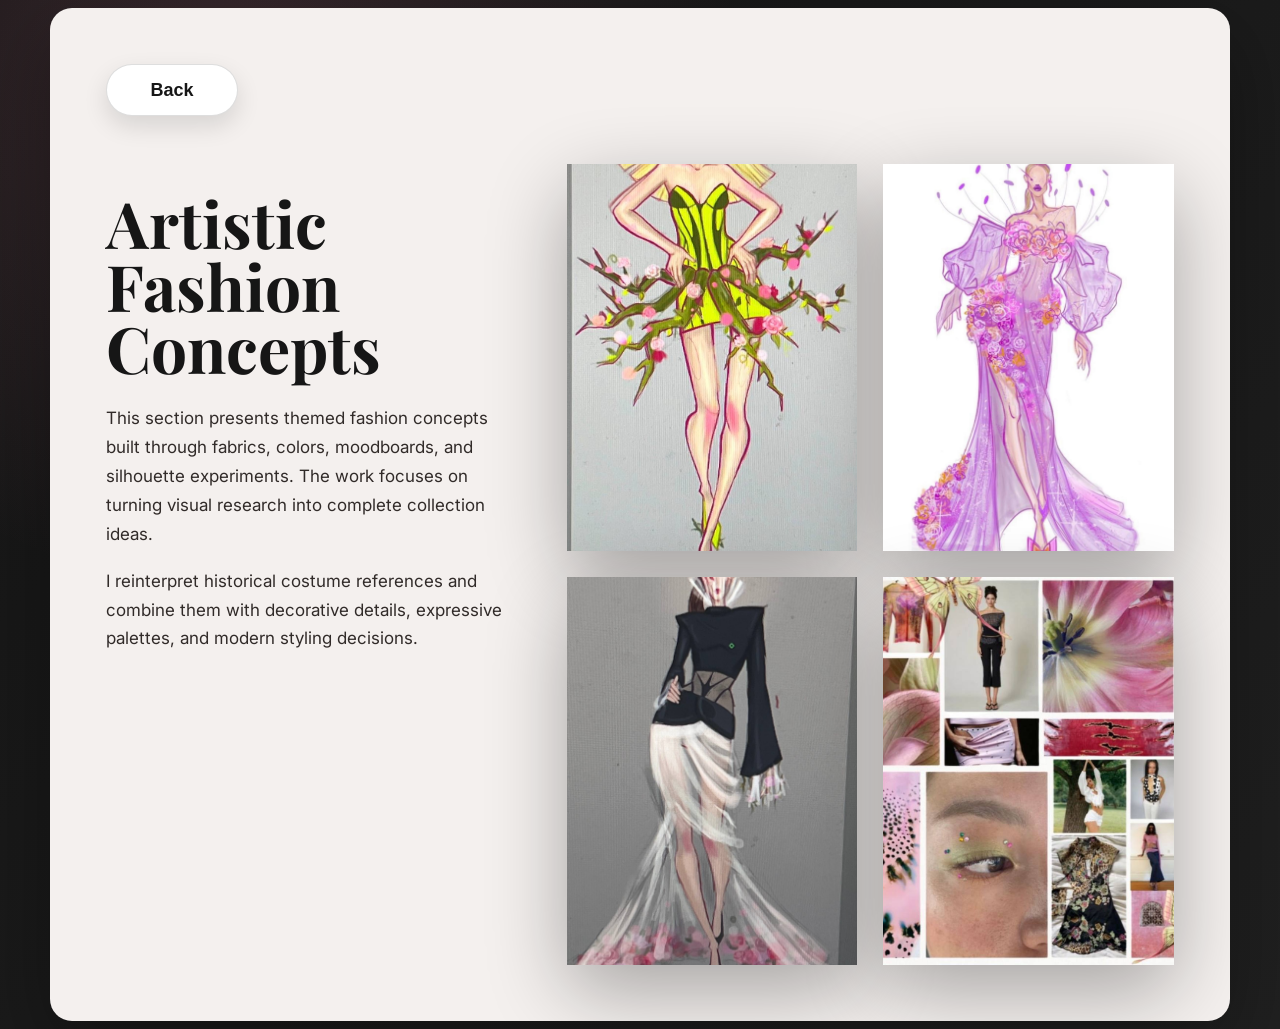
<file: fashion.html>
<!DOCTYPE html>
<html lang="ru">
<head>
    <meta charset="UTF-8">
    <meta name="viewport" content="width=device-width, initial-scale=1.0">
    <title>Artistic Fashion Concepts</title>
    <link rel="stylesheet" href="site-polish.css?v=20260528-2">
    <script src="site-images.js?v=20260528-2" defer></script>
</head>
<body class="page-fashion">
    <main class="container">
        <button class="back-button" onclick="history.back()">Back</button>

        <section class="work-detail">
            <div class="work-copy">
                <h1>Artistic Fashion Concepts</h1>
                <p>
                    This section presents themed fashion concepts built through fabrics, colors, moodboards, and silhouette experiments. The work focuses on turning visual research into complete collection ideas.
                </p>
                <p>
                    I reinterpret historical costume references and combine them with decorative details, expressive palettes, and modern styling decisions.
                </p>
            </div>

            <div class="gallery fashion-gallery">
                <div class="gallery-item">
                    <img src="https://images.unsplash.com/photo-1558769132-cb1aea458c5e?w=600" data-local-src="image/fashion-1.jpg" alt="Fashion Concept 1">
                </div>
                <div class="gallery-item">
                    <img src="https://images.unsplash.com/photo-1515886657613-9f3515b0c78f?w=600" data-local-src="image/fashion-2.jpg" alt="Fashion Concept 2">
                </div>
                <div class="gallery-item">
                    <img src="https://images.unsplash.com/photo-1485968579580-b6d095142e6e?w=600" data-local-src="image/fashion-3.jpg" alt="Fashion Concept 3">
                </div>
                <div class="gallery-item">
                    <img src="https://images.unsplash.com/photo-1529139574466-a303027c1d8b?w=600" data-local-src="image/fashion-4.jpg" alt="Fashion Concept 4">
                </div>
            </div>
        </section>
    </main>
</body>
</html>
</file>
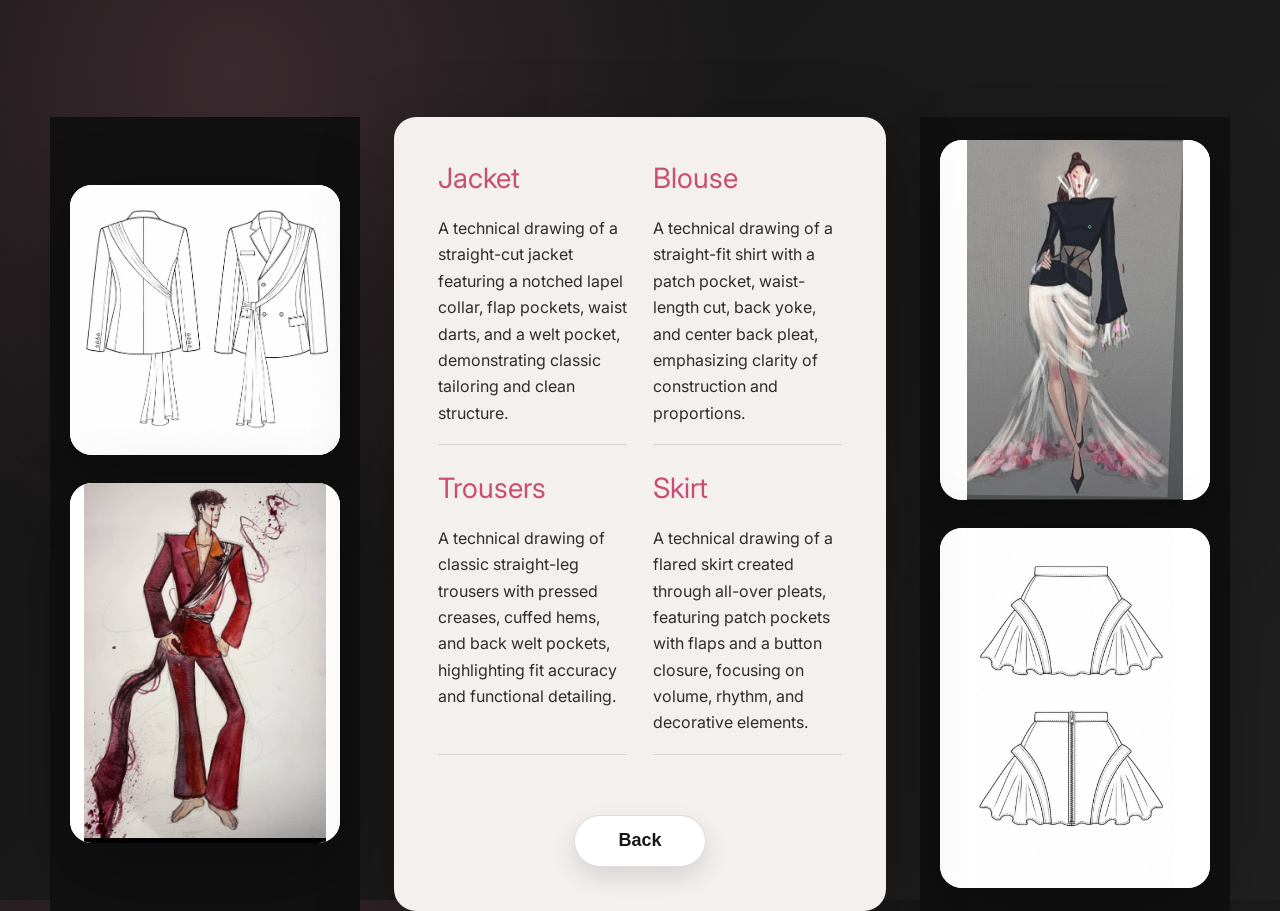
<file: five.html>
<!DOCTYPE html>
<html lang="ru">
<head>
    <meta charset="UTF-8">
    <meta name="viewport" content="width=device-width, initial-scale=1.0">
    <title>Technical Drawings</title>
    <style>
        /* Общие настройки */
        * {
            margin: 0;
            padding: 0;
            box-sizing: border-box;
        }

        body {
            font-family: 'Helvetica Neue', Helvetica, Arial, sans-serif;
            background-color: #111; /* Темный фон страницы */
            color: #fff;
            display: flex;
            justify-content: center;
            align-items: center;
            min-height: 100vh;
            padding: 20px;
        }

        /* Главный контейнер */
        .main-container {
            display: grid;
            grid-template-columns: 1fr 1.2fr 1fr; /* Три колонки: лево, центр (шире), право */
            gap: 20px;
            max-width: 1400px;
            width: 100%;
            height: 90vh; /* Высота на весь экран */
        }

        /* Боковые колонки (черные) */
        .side-column {
            background-color: #111;
            display: flex;
            flex-direction: column;
            justify-content: center;
            gap: 40px; /* Отступ между картинками */
            padding: 20px;
        }

        /* Изображения */
        .drawing-box {
            background-color: #fff;
            width: 100%;
            aspect-ratio: 4/3; /* Пропорции картинок */
            display: flex;
            align-items: center;
            justify-content: center;
            border-radius: 4px;
            overflow: hidden;
            box-shadow: 0 4px 15px rgba(0,0,0,0.5);
        }

        .drawing-box img {
            width: 100%;
            height: 100%;
            object-fit: contain; /* Чтобы рисунок вписывался полностью */
        }

        /* Центральная колонка (с текстом и градиентом) */
        .center-column {
            /* Размытый градиентный фон */
            background: linear-gradient(135deg, rgba(40, 80, 60, 0.8), rgba(60, 40, 80, 0.8), rgba(80, 60, 60, 0.8));
            backdrop-filter: blur(20px); /* Эффект размытия фона */
            -webkit-backdrop-filter: blur(20px);
            border-radius: 10px;
            padding: 40px;
            display: flex;
            flex-direction: column;
            justify-content: space-between;
        }

        /* Сетка для текста внутри центральной колонки */
        .text-grid {
            display: grid;
            grid-template-columns: 1fr 1fr; /* Две колонки текста */
            gap: 30px;
            margin-bottom: 40px;
        }

        .text-item h3 {
            font-size: 28px;
            font-weight: 400;
            margin-bottom: 20px;
            color: #f0f0f0;
        }

        .text-item p {
            font-size: 16px;
            line-height: 1.6;
            color: #ddd;
            text-align: justify;
        }

        /* Кнопка Back */
        .back-btn-container {
            display: flex;
            justify-content: center;
            padding-top: 20px;
        }

        .back-btn {
            background-color: #e0e0e0;
            color: #000;
            border: none;
            padding: 15px 60px;
            font-size: 20px;
            border-radius: 50px;
            cursor: pointer;
            transition: transform 0.2s, background-color 0.2s;
            font-weight: 500;
        }

        .back-btn:hover {
            background-color: #fff;
            transform: scale(1.05);
        }

        /* Адаптивность для мобильных устройств */
        @media (max-width: 900px) {
            .main-container {
                grid-template-columns: 1fr; /* Одна колонка */
                height: auto;
            }

            .side-column {
                flex-direction: row; /* Картинки в ряд */
                flex-wrap: wrap;
                justify-content: center;
            }

            .drawing-box {
                width: 45%; /* Картинки поменьше */
                aspect-ratio: 1/1;
            }

            .text-grid {
                grid-template-columns: 1fr; /* Текст в одну колонку */
            }
            
            .center-column {
                order: -1; /* Центральная часть сверху на мобильном */
                margin-bottom: 20px;
            }
        }
    </style>
    <link rel="stylesheet" href="site-polish.css?v=20260528-2">
    <script src="site-images.js?v=20260528-2" defer></script>
</head>
<body class="page-technical">

    <div class="main-container">
        
        <!-- Левая колонка: Картинки -->
        <div class="side-column">
            <div class="drawing-box is-square">
                <!-- Замените src на реальное изображение пиджака -->
                <img src="https://via.placeholder.com/400x300/ffffff/000000?text=Jacket+Drawing" data-local-src="image/drawing-jacket.jpg" alt="Jacket Technical Drawing">
            </div>
            <div class="drawing-box is-portrait">
                <!-- Замените src на реальное изображение брюк -->
                <img src="https://via.placeholder.com/400x300/ffffff/000000?text=Trousers+Drawing" data-local-src="image/drawing-trousers.jpg" alt="Trousers Technical Drawing">
            </div>
        </div>

        <!-- Центральная колонка: Текст -->
        <div class="center-column">
            <div class="text-grid">
                <!-- Текст: Пиджак -->
                <div class="text-item">
                    <h3>Jacket</h3>
                    <p>A technical drawing of a straight-cut jacket featuring a notched lapel collar, flap pockets, waist darts, and a welt pocket, demonstrating classic tailoring and clean structure.</p>
                </div>

                <!-- Текст: Блузка -->
                <div class="text-item">
                    <h3>Blouse</h3>
                    <p>A technical drawing of a straight-fit shirt with a patch pocket, waist-length cut, back yoke, and center back pleat, emphasizing clarity of construction and proportions.</p>
                </div>

                <!-- Текст: Брюки -->
                <div class="text-item">
                    <h3>Trousers</h3>
                    <p>A technical drawing of classic straight-leg trousers with pressed creases, cuffed hems, and back welt pockets, highlighting fit accuracy and functional detailing.</p>
                </div>

                <!-- Текст: Юбка -->
                <div class="text-item">
                    <h3>Skirt</h3>
                    <p>A technical drawing of a flared skirt created through all-over pleats, featuring patch pockets with flaps and a button closure, focusing on volume, rhythm, and decorative elements.</p>
                </div>
            </div>

            <!-- Кнопка назад -->
            <div class="back-btn-container">
                <button class="back-btn" onclick="history.back()">Back</button>
            </div>
        </div>

        <!-- Правая колонка: Картинки -->
        <div class="side-column">
            <div class="drawing-box is-portrait">
                <!-- Замените src на реальное изображение блузки -->
                <img src="https://via.placeholder.com/400x300/ffffff/000000?text=Blouse+Drawing" data-local-src="image/drawing-blouse.jpg" alt="Blouse Technical Drawing">
            </div>
            <div class="drawing-box is-portrait">
                <!-- Замените src на реальное изображение юбки -->
                <img src="https://via.placeholder.com/400x300/ffffff/000000?text=Skirt+Drawing" data-local-src="image/drawing-skirt.jpg" alt="Skirt Technical Drawing">
            </div>
        </div>

    </div>

</body>
</html>
</file>
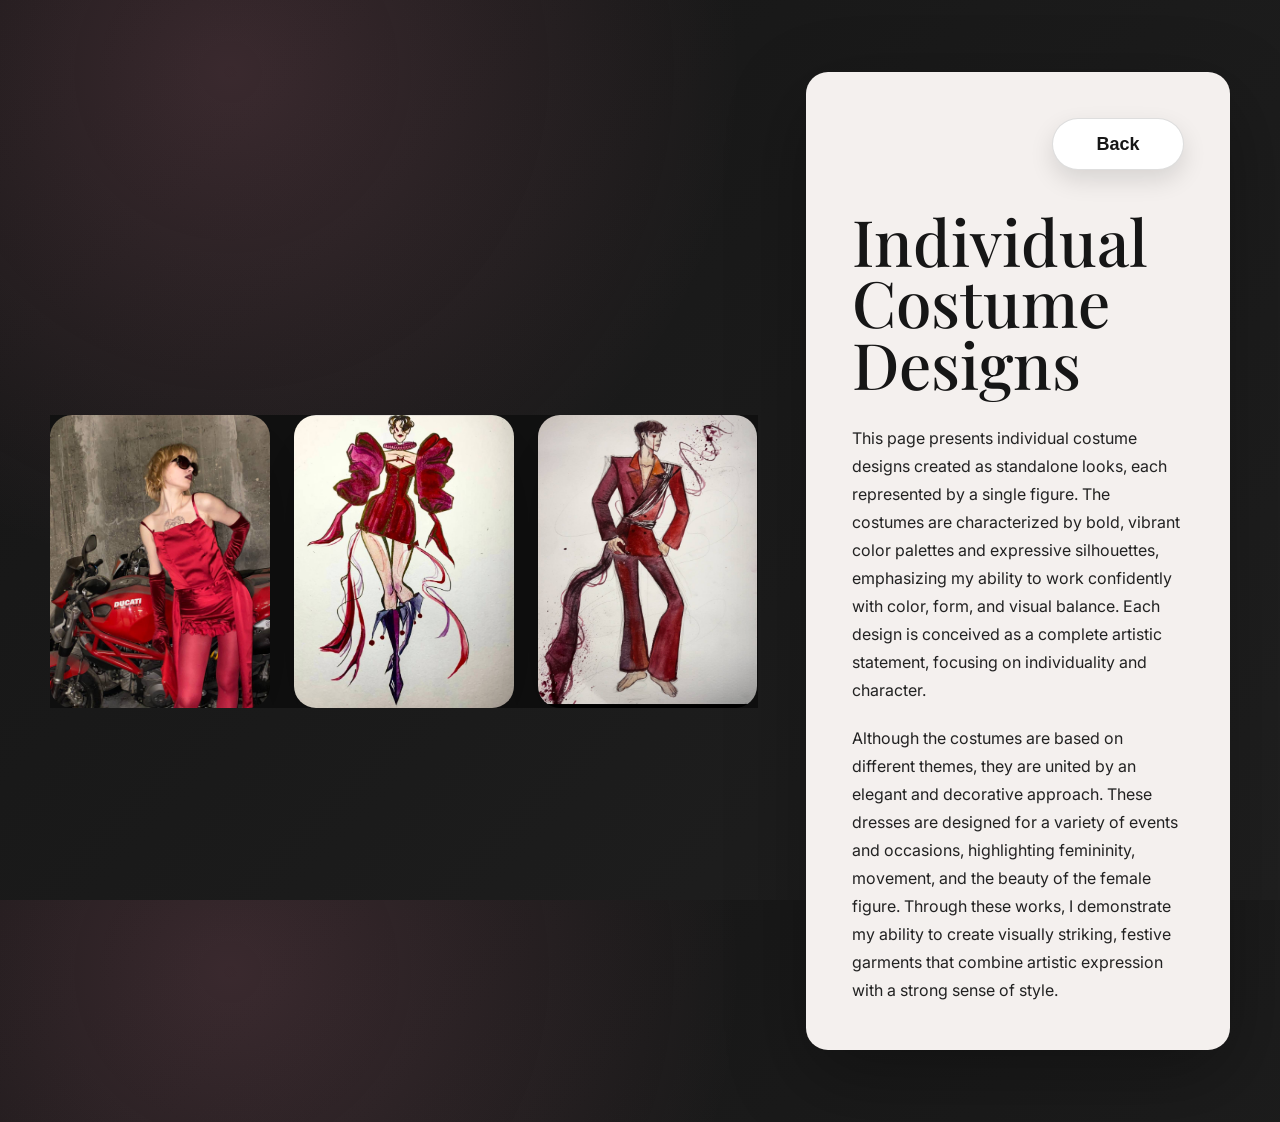
<file: tri.html>
<!DOCTYPE html>
<html lang="en">
<head>
    <meta charset="UTF-8">
    <meta name="viewport" content="width=device-width, initial-scale=1.0">
    <title>Individual Costume Designs</title>
    <style>
        * {
            margin: 0;
            padding: 0;
            box-sizing: border-box;
        }

        body {
            font-family: 'Helvetica Neue', Helvetica, Arial, sans-serif;
            background-color: #1a1a1a;
            color: #1a1a1a;
            height: 100vh;
            overflow: hidden; /* Prevent scrolling on desktop for full screen effect */
        }

        .container {
            display: flex;
            height: 100vh;
            width: 100%;
        }

        /* --- Left Side: Gallery --- */
        .gallery-section {
            flex: 1.5; /* Takes up about 60% of width */
            background-color: #121212;
            padding: 40px;
            display: flex;
            flex-direction: column;
            justify-content: center;
            align-items: center;
            overflow-y: auto; /* Allow scrolling if images are too tall */
        }

        .images-wrapper {
            display: grid;
            grid-template-columns: 1fr 1fr;
            gap: 40px;
            width: 100%;
            max-width: 900px;
        }

        .artwork {
            width: 100%;
            height: auto;
            border-radius: 4px;
            box-shadow: 0 10px 30px rgba(0,0,0,0.5);
            transition: transform 0.3s ease;
            background-color: #fff; /* Fallback for transparent PNGs */
        }

        .artwork:hover {
            transform: scale(1.02);
        }

        /* The bottom image needs to span both columns and be centered */
        .artwork.bottom {
            grid-column: 1 / -1;
            justify-self: center;
            width: 50%; /* Make it slightly smaller than the top ones relative to grid */
            max-width: 350px;
        }

        /* --- Right Side: Info Panel --- */
        .info-section {
            flex: 1; /* Takes up about 40% of width */
            /* Creating the blurred background effect seen in the image */
            background: rgba(200, 200, 200, 0.4); 
            backdrop-filter: blur(15px);
            -webkit-backdrop-filter: blur(15px);
            padding: 60px;
            display: flex;
            flex-direction: column;
            position: relative;
            overflow-y: auto;
        }

        /* Back Button */
        .back-btn {
            align-self: flex-end;
            background-color: #e0e0e0;
            border: none;
            padding: 12px 40px;
            border-radius: 50px;
            font-size: 18px;
            color: #000;
            cursor: pointer;
            margin-bottom: 40px;
            transition: background 0.3s;
            font-weight: 500;
        }

        .back-btn:hover {
            background-color: #ffffff;
        }

        /* Typography */
        h1 {
            font-size: 36px;
            font-weight: 500;
            margin-bottom: 30px;
            line-height: 1.2;
        }

        p {
            font-size: 16px;
            line-height: 1.6;
            color: #222;
            text-align: justify;
        }

        /* --- Responsive Design --- */
        @media (max-width: 900px) {
            .container {
                flex-direction: column;
                height: auto;
                overflow-y: auto;
            }

            body {
                overflow: auto;
            }

            .gallery-section {
                padding: 20px;
                min-height: 50vh;
            }

            .images-wrapper {
                grid-template-columns: 1fr; /* Stack images on mobile */
                gap: 20px;
            }

            .artwork.bottom {
                grid-column: auto;
                width: 80%;
                max-width: 400px;
            }

            .info-section {
                padding: 40px 20px;
                min-height: 50vh;
            }
            
            .back-btn {
                align-self: flex-start; /* Move back button to left on mobile */
                margin-bottom: 20px;
            }
        }
    </style>
    <link rel="stylesheet" href="site-polish.css?v=20260528-2">
    <script src="site-images.js?v=20260528-2" defer></script>
</head>
<body class="page-costumes">

    <div class="container">
        <!-- Left Side: Images -->
        <section class="gallery-section">
            <div class="images-wrapper">
                <!-- Top Left Image -->
                <img src="https://i.pinimg.com/736x/8f/3e/3b/8f3e3b6a5a5a5a5a5a5a5a5a5a5a5a5a.jpg"
                     data-local-src="image/costume-1.jpg"
                     data-fallback="https://via.placeholder.com/300x500/ffcccc/000000?text=Red+Design"
                     onerror="this.src='https://via.placeholder.com/300x500/ffcccc/000000?text=Red+Design'" 
                     alt="Red Costume Design" class="artwork">
                
                <!-- Top Right Image -->
                <img src="https://i.pinimg.com/736x/2a/2a/2a/2a2a2a2a2a2a2a2a2a2a2a2a2a2a2a2a.jpg"
                     data-local-src="image/costume-2.jpg"
                     data-fallback="https://via.placeholder.com/300x500/ccddff/000000?text=Blue+Design"
                     onerror="this.src='https://via.placeholder.com/300x500/ccddff/000000?text=Blue+Design'" 
                     alt="Blue Costume Design" class="artwork">
                
                <!-- Bottom Center Image -->
                <img src="https://i.pinimg.com/736x/3b/3b/3b/3b3b3b3b3b3b3b3b3b3b3b3b3b3b3b3b.jpg"
                     data-local-src="image/costume-3.jpg"
                     data-fallback="https://via.placeholder.com/300x500/ffeecc/000000?text=White+Design"
                     onerror="this.src='https://via.placeholder.com/300x500/ffeecc/000000?text=White+Design'" 
                     alt="White Costume Design" class="artwork bottom">
            </div>
        </section>

        <!-- Right Side: Text Info -->
        <section class="info-section">
            <button class="back-btn" onclick="history.back()">Back</button>
            
            <h1>Individual Costume Designs</h1>
            
            <p>
                This page presents individual costume designs created as standalone looks, each represented by a single figure. The costumes are characterized by bold, vibrant color palettes and expressive silhouettes, emphasizing my ability to work confidently with color, form, and visual balance. Each design is conceived as a complete artistic statement, focusing on individuality and character.
            </p>
            <br>
            <p>
                Although the costumes are based on different themes, they are united by an elegant and decorative approach. These dresses are designed for a variety of events and occasions, highlighting femininity, movement, and the beauty of the female figure. Through these works, I demonstrate my ability to create visually striking, festive garments that combine artistic expression with a strong sense of style.
            </p>
        </section>
    </div>

</body>
</html>
</file>
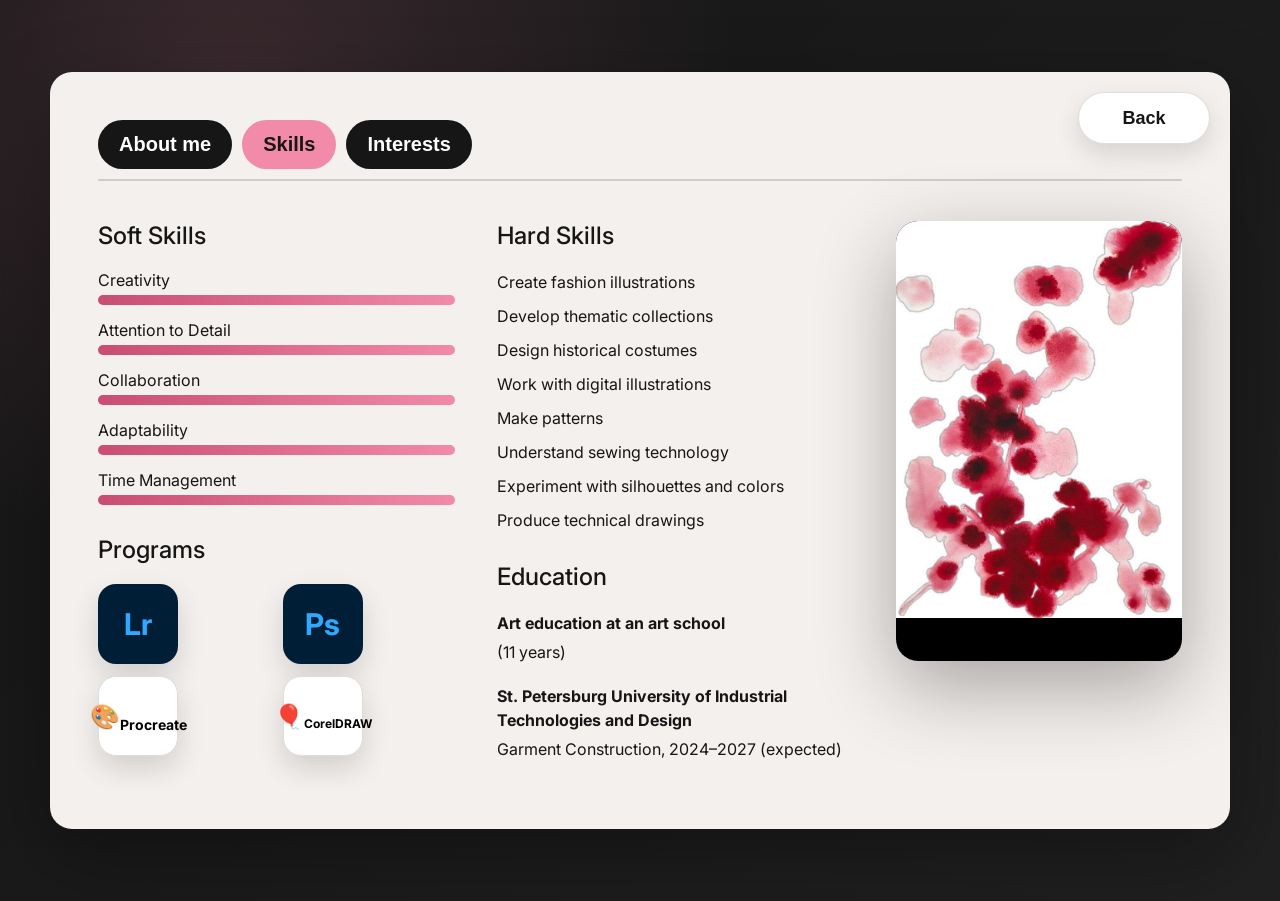
<file: pages/chet.html>
<!DOCTYPE html>
<html lang="ru">
<head>
    <meta charset="UTF-8">
    <meta name="viewport" content="width=device-width, initial-scale=1.0">
    <title>Skills - Portfolio</title>
    <style>
        /* Общие настройки */
        body {
            margin: 0;
            padding: 0;
            font-family: 'Helvetica Neue', Helvetica, Arial, sans-serif;
            background-color: #1a1a1a; /* Темный фон страницы */
            color: #1a1a1a;
            display: flex;
            justify-content: center;
            align-items: center;
            min-height: 100vh;
        }

        /* Контейнер карточки */
        .card {
            background-color: #d8d8d8; /* Светло-серый фон карточки */
            width: 90%;
            max-width: 1200px;
            border-radius: 20px;
            padding: 40px;
            position: relative;
            box-shadow: 0 10px 30px rgba(0,0,0,0.5);
        }

        /* Кнопка Back */
        .back-btn {
            position: absolute;
            top: 20px;
            right: 20px;
            background-color: #e0e0e0;
            border: none;
            padding: 10px 40px;
            border-radius: 30px;
            font-size: 18px;
            cursor: pointer;
            transition: background 0.3s;
        }

        .back-btn:hover {
            background-color: #ffffff;
        }

        /* Вкладки (Tabs) */
        .tabs {
            display: flex;
            gap: 5px;
            margin-bottom: 40px;
            border-bottom: 2px solid #ccc;
            padding-bottom: 10px;
        }

        .tab {
            padding: 10px 20px;
            font-size: 20px;
            cursor: pointer;
            background: none;
            border: none;
            color: #1a1a1a;
        }

        .tab.active {
            background-color: #ff80bf; /* Розовый цвет активной вкладки */
            border-radius: 5px 5px 0 0;
            font-weight: 500;
        }

        /* Сетка контента */
        .content-grid {
            display: grid;
            grid-template-columns: 1fr 1fr 1fr;
            gap: 40px;
            align-items: start;
        }

        /* Заголовки секций */
        h2 {
            font-size: 24px;
            font-weight: 500;
            margin-bottom: 20px;
            margin-top: 30px;
        }
        
        h2:first-child {
            margin-top: 0;
        }

        /* Soft Skills (Прогресс бары) */
        .skill-item {
            margin-bottom: 15px;
        }

        .skill-name {
            display: block;
            margin-bottom: 5px;
            font-size: 16px;
        }

        .progress-bar {
            width: 100%;
            height: 10px;
            background-color: #b06060; /* Цвет полоски */
            border-radius: 5px;
        }

        /* Hard Skills (Список) */
        ul.hard-skills-list {
            list-style: none;
            padding: 0;
        }

        ul.hard-skills-list li {
            margin-bottom: 10px;
            font-size: 16px;
            line-height: 1.5;
        }

        /* Программы (Иконки) */
        .programs-grid {
            display: grid;
            grid-template-columns: 1fr 1fr;
            gap: 20px;
        }

        .program-icon {
            width: 80px;
            height: 80px;
            border-radius: 15px;
            display: flex;
            justify-content: center;
            align-items: center;
            font-size: 30px;
            font-weight: bold;
            color: white;
            box-shadow: 0 4px 10px rgba(0,0,0,0.1);
        }

        .lr { background-color: #001e36; color: #31a8ff; }
        .ps { background-color: #001e36; color: #31a8ff; }
        .procreate { background-color: white; color: black; border: 1px solid #ddd; font-size: 14px; text-align: center;}
        .corel { background-color: white; color: black; border: 1px solid #ddd; font-size: 12px; text-align: center;}

        /* Образование */
        .education-item {
            margin-bottom: 20px;
            font-size: 16px;
            line-height: 1.5;
        }

        .education-item strong {
            display: block;
            margin-bottom: 5px;
        }

        /* Изображение справа */
        .artwork-container {
            width: 100%;
            height: 600px;
            border-radius: 40px;
            overflow: hidden;
            background-color: #000;
        }

        .artwork-container img {
            width: 100%;
            height: 100%;
            object-fit: cover;
        }

        /* Адаптивность для мобильных */
        @media (max-width: 900px) {
            .content-grid {
                grid-template-columns: 1fr;
            }
            .artwork-container {
                height: 400px;
                order: -1; /* Картинка сверху на мобильном */
            }
            .card {
                padding: 20px;
            }
        }
    </style>
    <link rel="stylesheet" href="../assets/css/site-polish.css?v=20260528-2">
    <script src="../assets/js/site-images.js?v=20260528-2" defer></script>
    <script src="../assets/js/site-tabs.js?v=20260528-2" defer></script>
</head>
<body class="page-skills">

    <div class="card">
        <!-- Кнопка назад -->
        <button class="back-btn" onclick="history.back()">Back</button>

        <!-- Вкладки -->
        <div class="tabs">
            <button class="tab">About me</button>
            <button class="tab active">Skills</button>
            <button class="tab">Interests</button>
        </div>

        <!-- Основной контент -->
        <div class="content-grid">
            
            <!-- Левая колонка -->
            <div class="column-left">
                <h2>Soft Skills</h2>
                
                <div class="skill-item">
                    <span class="skill-name">Creativity</span>
                    <div class="progress-bar"></div>
                </div>
                <div class="skill-item">
                    <span class="skill-name">Attention to Detail</span>
                    <div class="progress-bar"></div>
                </div>
                <div class="skill-item">
                    <span class="skill-name">Collaboration</span>
                    <div class="progress-bar"></div>
                </div>
                <div class="skill-item">
                    <span class="skill-name">Adaptability</span>
                    <div class="progress-bar"></div>
                </div>
                <div class="skill-item">
                    <span class="skill-name">Time Management</span>
                    <div class="progress-bar"></div>
                </div>

                <h2>Programs</h2>
                <div class="programs-grid">
                    <div class="program-icon lr">Lr</div>
                    <div class="program-icon ps">Ps</div>
                    <div class="program-icon procreate">
                        <span style="font-size: 24px;">🎨</span><br>Procreate
                    </div>
                    <div class="program-icon corel">
                        <span style="font-size: 24px;">🎈</span><br>CorelDRAW
                    </div>
                </div>
            </div>

            <!-- Средняя колонка -->
            <div class="column-middle">
                <h2>Hard Skills</h2>
                <ul class="hard-skills-list">
                    <li>Create fashion illustrations</li>
                    <li>Develop thematic collections</li>
                    <li>Design historical costumes</li>
                    <li>Work with digital illustrations</li>
                    <li>Make patterns</li>
                    <li>Understand sewing technology</li>
                    <li>Experiment with silhouettes and colors</li>
                    <li>Produce technical drawings</li>
                </ul>

                <h2>Education</h2>
                <div class="education-item">
                    <strong>Art education at an art school</strong>
                    (11 years)
                </div>
                <div class="education-item">
                    <strong>St. Petersburg University of Industrial Technologies and Design</strong>
                    Garment Construction, 2024–2027 (expected)
                </div>
            </div>

            <!-- Правая колонка (Картинка) -->
            <div class="column-right">
                <div class="artwork-container">
                    <!-- Вставил ссылку на похожее абстрактное изображение -->
                    <img src="https://images.unsplash.com/photo-1541701494587-cb58502866ab?ixlib=rb-4.0.3&auto=format&fit=crop&w=800&q=80" data-local-src="../assets/images/skills-art.jpg" alt="Abstract Art">
                </div>
            </div>

        </div>
    </div>

</body>
</html>
</file>
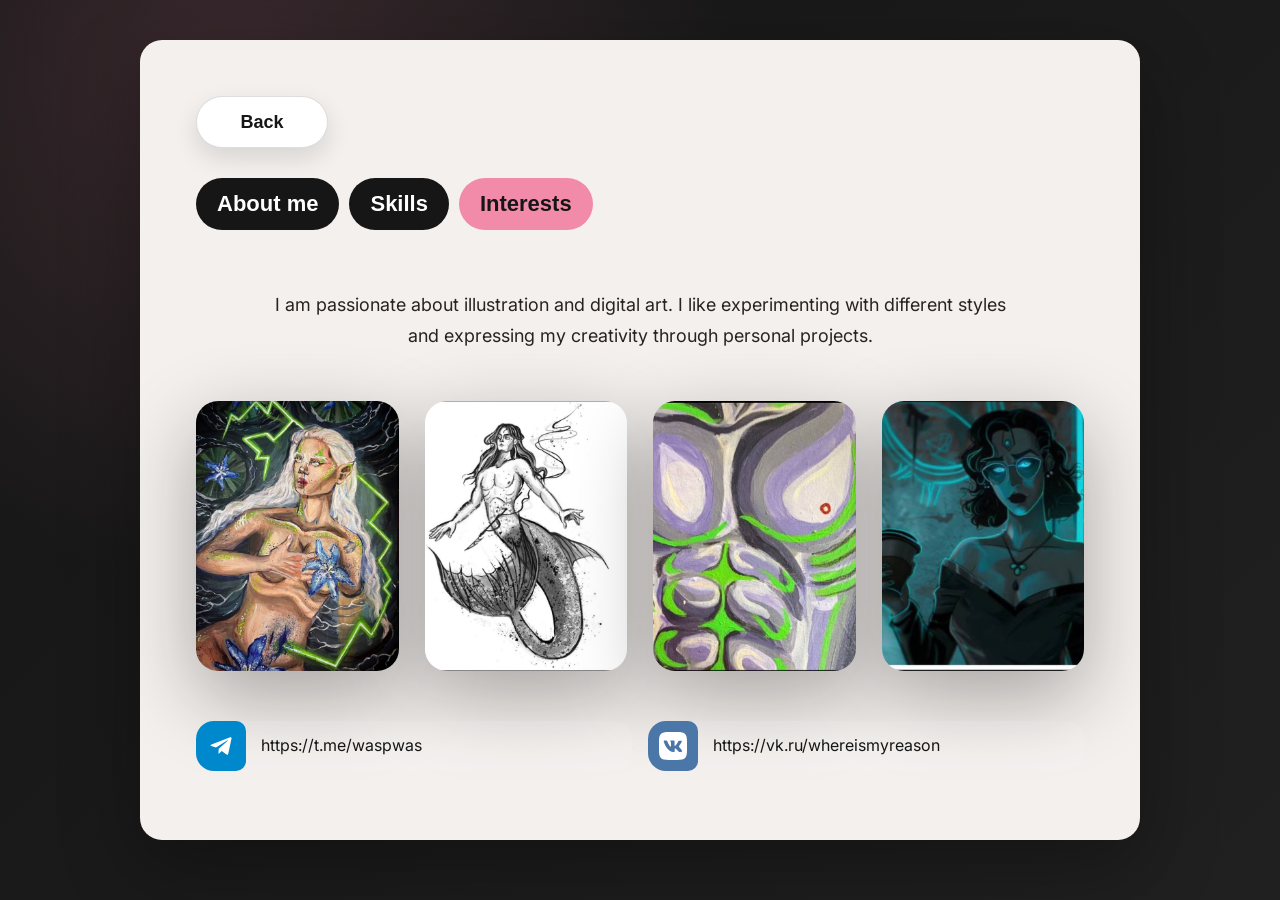
<file: pages/dva.html>
<!DOCTYPE html>
<html lang="ru">
<head>
    <meta charset="UTF-8">
    <meta name="viewport" content="width=device-width, initial-scale=1.0">
    <title>Interests - Portfolio</title>
    <style>
        * {
            margin: 0;
            padding: 0;
            box-sizing: border-box;
        }

        body {
            font-family: -apple-system, BlinkMacSystemFont, 'Segoe UI', Roboto, Oxygen, Ubuntu, Cantarell, sans-serif;
            background: #1a1a1a;
            color: #1a1a1a;
            line-height: 1.6;
            padding: 40px 20px;
        }

        .container {
            max-width: 1000px;
            margin: 0 auto;
            background: #d8d8d8;
            border-radius: 20px;
            padding: 40px;
            min-height: 800px;
        }

        /* Back Button */
        .back-button {
            display: inline-block;
            background: #e0e0e0;
            color: #1a1a1a;
            padding: 12px 40px;
            border-radius: 30px;
            text-decoration: none;
            font-size: 20px;
            font-weight: 500;
            margin-bottom: 30px;
            transition: all 0.3s;
            cursor: pointer;
            border: none;
        }

        .back-button:hover {
            background: #c8c8c8;
            transform: translateY(-2px);
        }

        /* Tabs */
        .tabs {
            display: flex;
            gap: 5px;
            margin-bottom: 40px;
            clear: both;
        }

        .tab {
            padding: 12px 30px;
            background: #1a1a1a;
            color: #1a1a1a;
            border: none;
            cursor: pointer;
            font-size: 22px;
            font-weight: 400;
            transition: all 0.3s;
            border-radius: 5px 5px 0 0;
        }

        .tab.inactive {
            background: #1a1a1a;
            color: #1a1a1a;
        }

        .tab.active {
            background: #ff66b2;
            color: #1a1a1a;
            font-weight: 500;
        }

        /* Content */
        .content {
            padding: 20px 0;
        }

        .description {
            font-size: 18px;
            line-height: 1.6;
            margin-bottom: 50px;
            max-width: 600px;
            text-align: right;
        }

        /* Gallery */
        .gallery {
            display: grid;
            grid-template-columns: repeat(4, 1fr);
            gap: 30px;
            margin-bottom: 50px;
        }

        .gallery-item {
            border-radius: 25px;
            overflow: hidden;
            aspect-ratio: 3/4;
            box-shadow: 0 10px 30px rgba(0,0,0,0.2);
            transition: transform 0.3s;
            cursor: pointer;
        }

        .gallery-item:hover {
            transform: translateY(-10px);
        }

        .gallery-item img {
            width: 100%;
            height: 100%;
            object-fit: cover;
        }

        /* Social Links */
        .social-links {
            display: flex;
            flex-direction: column;
            gap: 20px;
            justify-content: flex-end;
            align-items: flex-end;
        }

        .social-item {
            display: flex;
            align-items: center;
            gap: 15px;
            text-decoration: none;
            color: #1a1a1a;
            font-size: 16px;
            transition: opacity 0.3s;
        }

        .social-item:hover {
            opacity: 0.7;
        }

        .social-icon {
            width: 50px;
            height: 50px;
            border-radius: 10px;
            display: flex;
            align-items: center;
            justify-content: center;
            font-size: 28px;
        }

        .telegram {
            background: #0088cc;
        }

        .vk {
            background: #4a76a8;
        }

        .social-url {
            font-size: 16px;
            color: #1a1a1a;
        }

        /* Responsive */
        @media (max-width: 900px) {
            .gallery {
                grid-template-columns: repeat(2, 1fr);
            }

            .description {
                text-align: left;
            }

            .social-links {
                align-items: flex-start;
            }
        }

        @media (max-width: 600px) {
            .container {
                padding: 30px 20px;
            }

            .tabs {
                flex-direction: column;
                gap: 2px;
            }

            .tab {
                border-radius: 5px;
                text-align: left;
            }

            .gallery {
                grid-template-columns: 1fr;
                gap: 20px;
            }

            .back-button {
                width: 100%;
                text-align: center;
                margin-bottom: 20px;
            }
        }
    </style>
    <link rel="stylesheet" href="../assets/css/site-polish.css?v=20260528-2">
    <script src="../assets/js/site-images.js?v=20260528-2" defer></script>
    <script src="../assets/js/site-tabs.js?v=20260528-2" defer></script>
</head>
<body class="page-interests">
    <div class="container">
        <!-- Back Button -->
        <button class="back-button" onclick="history.back()">Back</button>

        <!-- Tabs -->
        <div class="tabs">
            <button class="tab inactive">About me</button>
            <button class="tab inactive">Skills</button>
            <button class="tab active">Interests</button>
        </div>

        <!-- Content -->
        <div class="content">
            <p class="description">
                I am passionate about illustration and digital art. I like experimenting with different styles and expressing my creativity through personal projects.
            </p>

            <!-- Gallery -->
            <div class="gallery">
                <div class="gallery-item">
                    <img src="https://images.unsplash.com/photo-1578632767115-351597cf2477?w=400" data-local-src="../assets/images/interest-1.jpg" alt="Character Illustration 1">
                </div>
                <div class="gallery-item">
                    <img src="https://images.unsplash.com/photo-1635322966219-b75ed372eb01?w=400" data-local-src="../assets/images/interest-2.jpg" alt="Character Illustration 2">
                </div>
                <div class="gallery-item">
                    <img src="https://images.unsplash.com/photo-1618331835717-78f1624b67b8?w=400" data-local-src="../assets/images/interest-3.jpg" alt="Character Illustration 3">
                </div>
                <div class="gallery-item">
                    <img src="https://images.unsplash.com/photo-1620641788421-7a1c0f04b1a1?w=400" data-local-src="../assets/images/interest-4.jpg" alt="Character Illustration 4">
                </div>
            </div>

            <!-- Social Links -->
            <div class="social-links">
                <a href="https://t.me/waspwas" class="social-item" target="_blank">
                    <div class="social-icon telegram">
                        <svg width="28" height="28" viewBox="0 0 24 24" fill="white">
                            <path d="M9.78 18.65l.28-4.23 7.68-6.92c.34-.31-.07-.46-.52-.19L7.74 13.3 3.64 12c-.88-.25-.89-.86.2-1.3l15.97-6.16c.73-.33 1.43.18 1.15 1.3l-2.72 12.81c-.19.91-.74 1.13-1.5.71L12.6 16.3l-1.99 1.93c-.23.23-.42.42-.83.42z"/>
                        </svg>
                    </div>
                    <span class="social-url">https://t.me/waspwas</span>
                </a>

                <a href="https://vk.ru/whereismyreason" class="social-item" target="_blank">
                    <div class="social-icon vk">
                        <svg width="28" height="28" viewBox="0 0 24 24" fill="white">
                            <path d="M15.684 0H8.316C1.592 0 0 1.592 0 8.316v7.368C0 22.408 1.592 24 8.316 24h7.368C22.408 24 24 22.408 24 15.684V8.316C24 1.592 22.408 0 15.684 0zm3.692 17.123h-1.744c-.66 0-.864-.525-2.05-1.719-1.033-1.033-1.49-1.17-1.72-1.17-.163 0-.395.047-.395.607v1.621c0 .434-.137.69-1.24.69-1.828 0-3.853-1.11-5.274-3.172C4.809 10.916 4 8.216 4 7.754c0-.258.103-.495.597-.495h1.744c.442 0 .61.2.776.66.854 2.478 2.29 4.65 2.882 4.65.22 0 .32-.103.32-.65V9.428c-.065-1.162-.68-1.255-.68-1.668 0-.2.172-.385.44-.385h2.74c.37 0 .504.195.504.633v3.42c0 .365.162.495.266.495.22 0 .4-.13.8-.528 1.24-1.38 2.12-3.49 2.12-3.49.11-.258.31-.495.75-.495h1.744c.524 0 .64.265.524.633-.218 1.014-2.34 4.02-2.34 4.02-.184.298-.258.434 0 .765.184.238.786.765 1.19 1.228.745.84 1.31 1.545 1.463 2.026.164.485-.09.73-.582.73z"/>
                        </svg>
                    </div>
                    <span class="social-url">https://vk.ru/whereismyreason</span>
                </a>
            </div>
        </div>
    </div>

    <script>
        // Tab switching functionality
        document.querySelectorAll('.tab').forEach(tab => {
            tab.addEventListener('click', function() {
                document.querySelectorAll('.tab').forEach(t => {
                    t.classList.remove('active');
                    t.classList.add('inactive');
                });
                this.classList.remove('inactive');
                this.classList.add('active');
                
                // Here you would typically load different content
                const tabName = this.textContent;
                console.log('Switched to tab:', tabName);
            });
        });

        // Gallery item click
        document.querySelectorAll('.gallery-item').forEach(item => {
            item.addEventListener('click', function() {
                // You can add lightbox or other functionality here
                console.log('Gallery item clicked');
            });
        });
    </script>
</body>
</html>
</file>
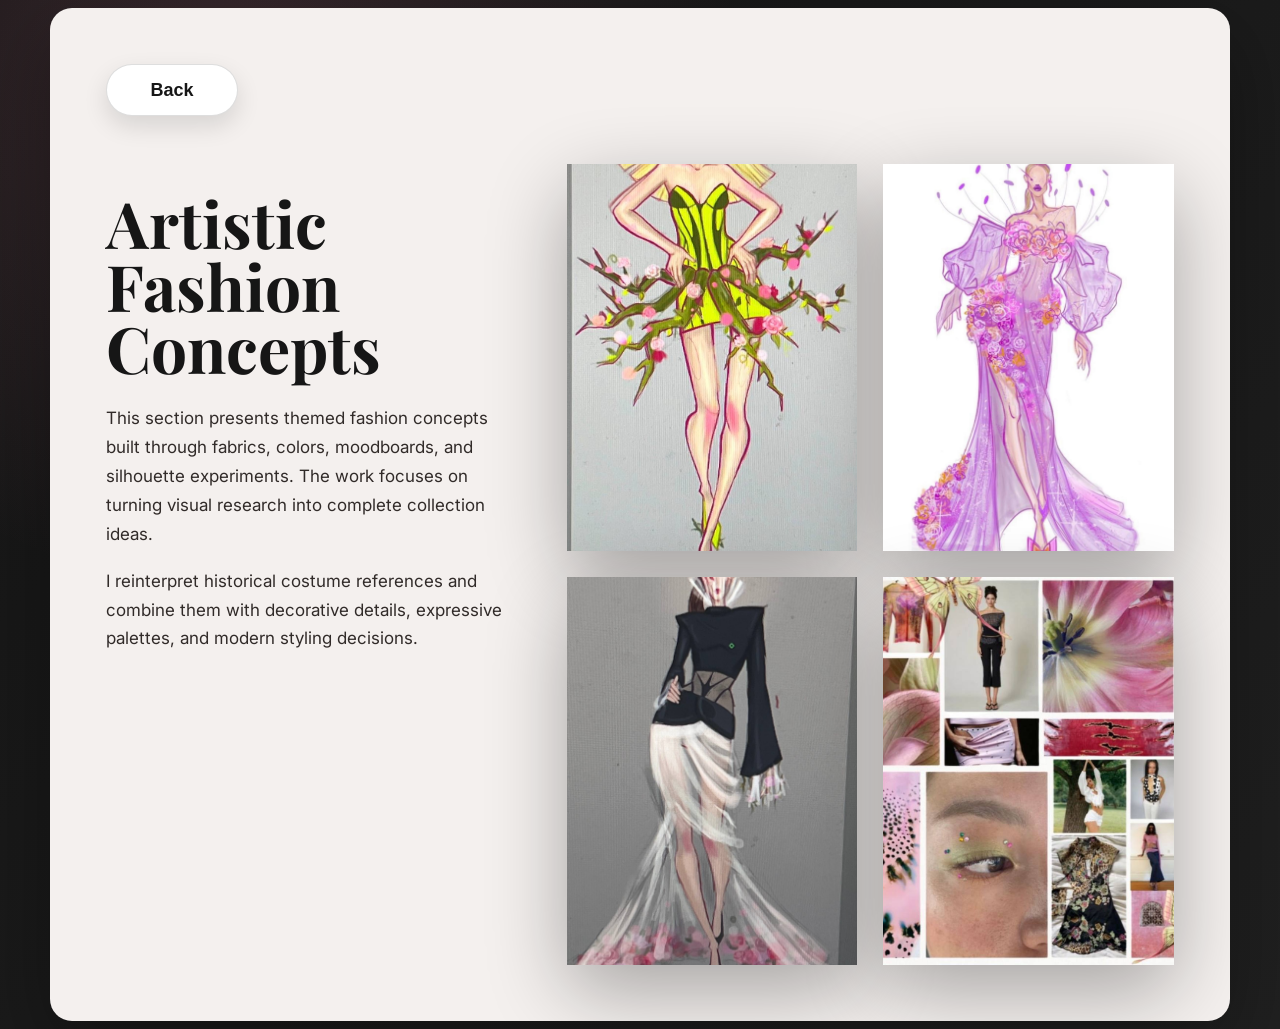
<file: pages/fashion.html>
<!DOCTYPE html>
<html lang="ru">
<head>
    <meta charset="UTF-8">
    <meta name="viewport" content="width=device-width, initial-scale=1.0">
    <title>Artistic Fashion Concepts</title>
    <link rel="stylesheet" href="../assets/css/site-polish.css?v=20260528-2">
    <script src="../assets/js/site-images.js?v=20260528-2" defer></script>
</head>
<body class="page-fashion">
    <main class="container">
        <button class="back-button" onclick="history.back()">Back</button>

        <section class="work-detail">
            <div class="work-copy">
                <h1>Artistic Fashion Concepts</h1>
                <p>
                    This section presents themed fashion concepts built through fabrics, colors, moodboards, and silhouette experiments. The work focuses on turning visual research into complete collection ideas.
                </p>
                <p>
                    I reinterpret historical costume references and combine them with decorative details, expressive palettes, and modern styling decisions.
                </p>
            </div>

            <div class="gallery fashion-gallery">
                <div class="gallery-item">
                    <img src="https://images.unsplash.com/photo-1558769132-cb1aea458c5e?w=600" data-local-src="../assets/images/fashion-1.jpg" alt="Fashion Concept 1">
                </div>
                <div class="gallery-item">
                    <img src="https://images.unsplash.com/photo-1515886657613-9f3515b0c78f?w=600" data-local-src="../assets/images/fashion-2.jpg" alt="Fashion Concept 2">
                </div>
                <div class="gallery-item">
                    <img src="https://images.unsplash.com/photo-1485968579580-b6d095142e6e?w=600" data-local-src="../assets/images/fashion-3.jpg" alt="Fashion Concept 3">
                </div>
                <div class="gallery-item">
                    <img src="https://images.unsplash.com/photo-1529139574466-a303027c1d8b?w=600" data-local-src="../assets/images/fashion-4.jpg" alt="Fashion Concept 4">
                </div>
            </div>
        </section>
    </main>
</body>
</html>
</file>
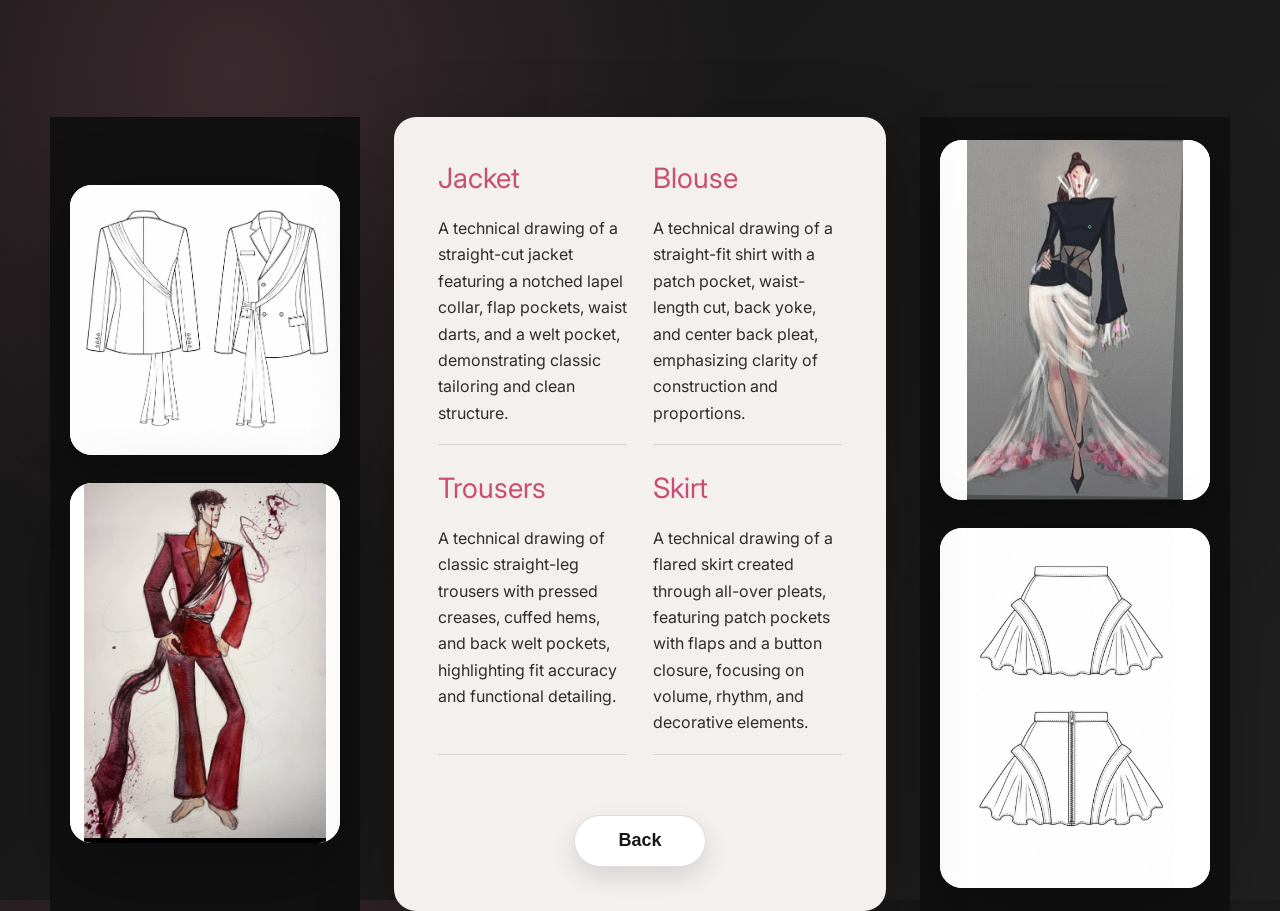
<file: pages/five.html>
<!DOCTYPE html>
<html lang="ru">
<head>
    <meta charset="UTF-8">
    <meta name="viewport" content="width=device-width, initial-scale=1.0">
    <title>Technical Drawings</title>
    <style>
        /* Общие настройки */
        * {
            margin: 0;
            padding: 0;
            box-sizing: border-box;
        }

        body {
            font-family: 'Helvetica Neue', Helvetica, Arial, sans-serif;
            background-color: #111; /* Темный фон страницы */
            color: #fff;
            display: flex;
            justify-content: center;
            align-items: center;
            min-height: 100vh;
            padding: 20px;
        }

        /* Главный контейнер */
        .main-container {
            display: grid;
            grid-template-columns: 1fr 1.2fr 1fr; /* Три колонки: лево, центр (шире), право */
            gap: 20px;
            max-width: 1400px;
            width: 100%;
            height: 90vh; /* Высота на весь экран */
        }

        /* Боковые колонки (черные) */
        .side-column {
            background-color: #111;
            display: flex;
            flex-direction: column;
            justify-content: center;
            gap: 40px; /* Отступ между картинками */
            padding: 20px;
        }

        /* Изображения */
        .drawing-box {
            background-color: #fff;
            width: 100%;
            aspect-ratio: 4/3; /* Пропорции картинок */
            display: flex;
            align-items: center;
            justify-content: center;
            border-radius: 4px;
            overflow: hidden;
            box-shadow: 0 4px 15px rgba(0,0,0,0.5);
        }

        .drawing-box img {
            width: 100%;
            height: 100%;
            object-fit: contain; /* Чтобы рисунок вписывался полностью */
        }

        /* Центральная колонка (с текстом и градиентом) */
        .center-column {
            /* Размытый градиентный фон */
            background: linear-gradient(135deg, rgba(40, 80, 60, 0.8), rgba(60, 40, 80, 0.8), rgba(80, 60, 60, 0.8));
            backdrop-filter: blur(20px); /* Эффект размытия фона */
            -webkit-backdrop-filter: blur(20px);
            border-radius: 10px;
            padding: 40px;
            display: flex;
            flex-direction: column;
            justify-content: space-between;
        }

        /* Сетка для текста внутри центральной колонки */
        .text-grid {
            display: grid;
            grid-template-columns: 1fr 1fr; /* Две колонки текста */
            gap: 30px;
            margin-bottom: 40px;
        }

        .text-item h3 {
            font-size: 28px;
            font-weight: 400;
            margin-bottom: 20px;
            color: #f0f0f0;
        }

        .text-item p {
            font-size: 16px;
            line-height: 1.6;
            color: #ddd;
            text-align: justify;
        }

        /* Кнопка Back */
        .back-btn-container {
            display: flex;
            justify-content: center;
            padding-top: 20px;
        }

        .back-btn {
            background-color: #e0e0e0;
            color: #000;
            border: none;
            padding: 15px 60px;
            font-size: 20px;
            border-radius: 50px;
            cursor: pointer;
            transition: transform 0.2s, background-color 0.2s;
            font-weight: 500;
        }

        .back-btn:hover {
            background-color: #fff;
            transform: scale(1.05);
        }

        /* Адаптивность для мобильных устройств */
        @media (max-width: 900px) {
            .main-container {
                grid-template-columns: 1fr; /* Одна колонка */
                height: auto;
            }

            .side-column {
                flex-direction: row; /* Картинки в ряд */
                flex-wrap: wrap;
                justify-content: center;
            }

            .drawing-box {
                width: 45%; /* Картинки поменьше */
                aspect-ratio: 1/1;
            }

            .text-grid {
                grid-template-columns: 1fr; /* Текст в одну колонку */
            }
            
            .center-column {
                order: -1; /* Центральная часть сверху на мобильном */
                margin-bottom: 20px;
            }
        }
    </style>
    <link rel="stylesheet" href="../assets/css/site-polish.css?v=20260528-2">
    <script src="../assets/js/site-images.js?v=20260528-2" defer></script>
</head>
<body class="page-technical">

    <div class="main-container">
        
        <!-- Левая колонка: Картинки -->
        <div class="side-column">
            <div class="drawing-box is-square">
                <!-- Замените src на реальное изображение пиджака -->
                <img src="https://via.placeholder.com/400x300/ffffff/000000?text=Jacket+Drawing" data-local-src="../assets/images/drawing-jacket.jpg" alt="Jacket Technical Drawing">
            </div>
            <div class="drawing-box is-portrait">
                <!-- Замените src на реальное изображение брюк -->
                <img src="https://via.placeholder.com/400x300/ffffff/000000?text=Trousers+Drawing" data-local-src="../assets/images/drawing-trousers.jpg" alt="Trousers Technical Drawing">
            </div>
        </div>

        <!-- Центральная колонка: Текст -->
        <div class="center-column">
            <div class="text-grid">
                <!-- Текст: Пиджак -->
                <div class="text-item">
                    <h3>Jacket</h3>
                    <p>A technical drawing of a straight-cut jacket featuring a notched lapel collar, flap pockets, waist darts, and a welt pocket, demonstrating classic tailoring and clean structure.</p>
                </div>

                <!-- Текст: Блузка -->
                <div class="text-item">
                    <h3>Blouse</h3>
                    <p>A technical drawing of a straight-fit shirt with a patch pocket, waist-length cut, back yoke, and center back pleat, emphasizing clarity of construction and proportions.</p>
                </div>

                <!-- Текст: Брюки -->
                <div class="text-item">
                    <h3>Trousers</h3>
                    <p>A technical drawing of classic straight-leg trousers with pressed creases, cuffed hems, and back welt pockets, highlighting fit accuracy and functional detailing.</p>
                </div>

                <!-- Текст: Юбка -->
                <div class="text-item">
                    <h3>Skirt</h3>
                    <p>A technical drawing of a flared skirt created through all-over pleats, featuring patch pockets with flaps and a button closure, focusing on volume, rhythm, and decorative elements.</p>
                </div>
            </div>

            <!-- Кнопка назад -->
            <div class="back-btn-container">
                <button class="back-btn" onclick="history.back()">Back</button>
            </div>
        </div>

        <!-- Правая колонка: Картинки -->
        <div class="side-column">
            <div class="drawing-box is-portrait">
                <!-- Замените src на реальное изображение блузки -->
                <img src="https://via.placeholder.com/400x300/ffffff/000000?text=Blouse+Drawing" data-local-src="../assets/images/drawing-blouse.jpg" alt="Blouse Technical Drawing">
            </div>
            <div class="drawing-box is-portrait">
                <!-- Замените src на реальное изображение юбки -->
                <img src="https://via.placeholder.com/400x300/ffffff/000000?text=Skirt+Drawing" data-local-src="../assets/images/drawing-skirt.jpg" alt="Skirt Technical Drawing">
            </div>
        </div>

    </div>

</body>
</html>
</file>
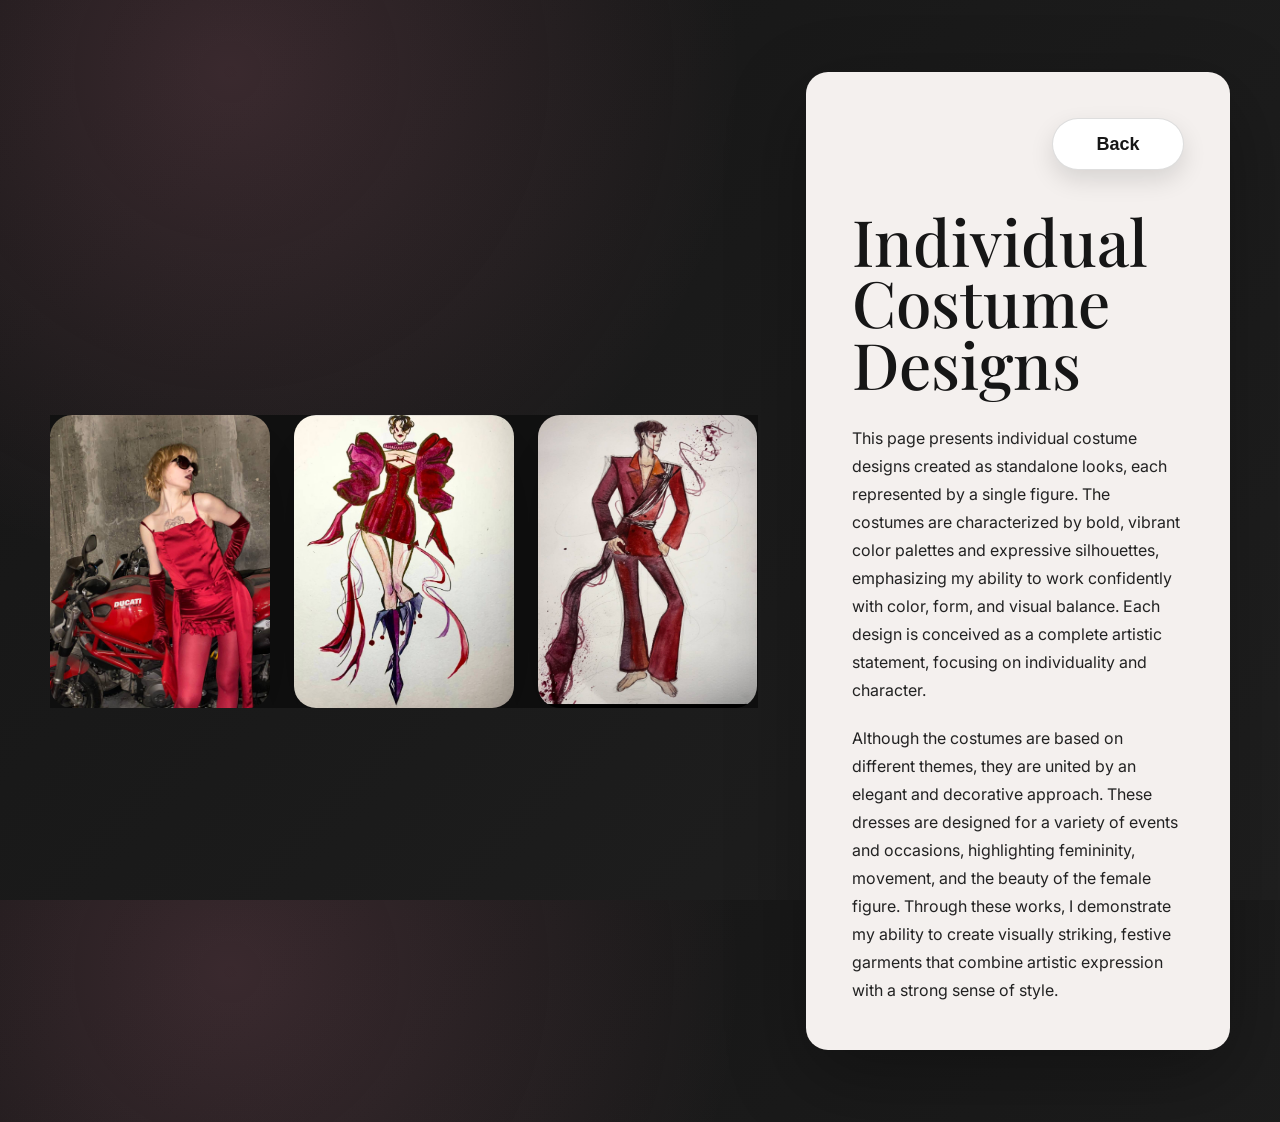
<file: pages/tri.html>
<!DOCTYPE html>
<html lang="en">
<head>
    <meta charset="UTF-8">
    <meta name="viewport" content="width=device-width, initial-scale=1.0">
    <title>Individual Costume Designs</title>
    <style>
        * {
            margin: 0;
            padding: 0;
            box-sizing: border-box;
        }

        body {
            font-family: 'Helvetica Neue', Helvetica, Arial, sans-serif;
            background-color: #1a1a1a;
            color: #1a1a1a;
            height: 100vh;
            overflow: hidden; /* Prevent scrolling on desktop for full screen effect */
        }

        .container {
            display: flex;
            height: 100vh;
            width: 100%;
        }

        /* --- Left Side: Gallery --- */
        .gallery-section {
            flex: 1.5; /* Takes up about 60% of width */
            background-color: #121212;
            padding: 40px;
            display: flex;
            flex-direction: column;
            justify-content: center;
            align-items: center;
            overflow-y: auto; /* Allow scrolling if images are too tall */
        }

        .images-wrapper {
            display: grid;
            grid-template-columns: 1fr 1fr;
            gap: 40px;
            width: 100%;
            max-width: 900px;
        }

        .artwork {
            width: 100%;
            height: auto;
            border-radius: 4px;
            box-shadow: 0 10px 30px rgba(0,0,0,0.5);
            transition: transform 0.3s ease;
            background-color: #fff; /* Fallback for transparent PNGs */
        }

        .artwork:hover {
            transform: scale(1.02);
        }

        /* The bottom image needs to span both columns and be centered */
        .artwork.bottom {
            grid-column: 1 / -1;
            justify-self: center;
            width: 50%; /* Make it slightly smaller than the top ones relative to grid */
            max-width: 350px;
        }

        /* --- Right Side: Info Panel --- */
        .info-section {
            flex: 1; /* Takes up about 40% of width */
            /* Creating the blurred background effect seen in the image */
            background: rgba(200, 200, 200, 0.4); 
            backdrop-filter: blur(15px);
            -webkit-backdrop-filter: blur(15px);
            padding: 60px;
            display: flex;
            flex-direction: column;
            position: relative;
            overflow-y: auto;
        }

        /* Back Button */
        .back-btn {
            align-self: flex-end;
            background-color: #e0e0e0;
            border: none;
            padding: 12px 40px;
            border-radius: 50px;
            font-size: 18px;
            color: #000;
            cursor: pointer;
            margin-bottom: 40px;
            transition: background 0.3s;
            font-weight: 500;
        }

        .back-btn:hover {
            background-color: #ffffff;
        }

        /* Typography */
        h1 {
            font-size: 36px;
            font-weight: 500;
            margin-bottom: 30px;
            line-height: 1.2;
        }

        p {
            font-size: 16px;
            line-height: 1.6;
            color: #222;
            text-align: justify;
        }

        /* --- Responsive Design --- */
        @media (max-width: 900px) {
            .container {
                flex-direction: column;
                height: auto;
                overflow-y: auto;
            }

            body {
                overflow: auto;
            }

            .gallery-section {
                padding: 20px;
                min-height: 50vh;
            }

            .images-wrapper {
                grid-template-columns: 1fr; /* Stack images on mobile */
                gap: 20px;
            }

            .artwork.bottom {
                grid-column: auto;
                width: 80%;
                max-width: 400px;
            }

            .info-section {
                padding: 40px 20px;
                min-height: 50vh;
            }
            
            .back-btn {
                align-self: flex-start; /* Move back button to left on mobile */
                margin-bottom: 20px;
            }
        }
    </style>
    <link rel="stylesheet" href="../assets/css/site-polish.css?v=20260528-2">
    <script src="../assets/js/site-images.js?v=20260528-2" defer></script>
</head>
<body class="page-costumes">

    <div class="container">
        <!-- Left Side: Images -->
        <section class="gallery-section">
            <div class="images-wrapper">
                <!-- Top Left Image -->
                <img src="https://i.pinimg.com/736x/8f/3e/3b/8f3e3b6a5a5a5a5a5a5a5a5a5a5a5a5a.jpg"
                     data-local-src="../assets/images/costume-1.jpg"
                     data-fallback="https://via.placeholder.com/300x500/ffcccc/000000?text=Red+Design"
                     onerror="this.src='https://via.placeholder.com/300x500/ffcccc/000000?text=Red+Design'" 
                     alt="Red Costume Design" class="artwork">
                
                <!-- Top Right Image -->
                <img src="https://i.pinimg.com/736x/2a/2a/2a/2a2a2a2a2a2a2a2a2a2a2a2a2a2a2a2a.jpg"
                     data-local-src="../assets/images/costume-2.jpg"
                     data-fallback="https://via.placeholder.com/300x500/ccddff/000000?text=Blue+Design"
                     onerror="this.src='https://via.placeholder.com/300x500/ccddff/000000?text=Blue+Design'" 
                     alt="Blue Costume Design" class="artwork">
                
                <!-- Bottom Center Image -->
                <img src="https://i.pinimg.com/736x/3b/3b/3b/3b3b3b3b3b3b3b3b3b3b3b3b3b3b3b3b.jpg"
                     data-local-src="../assets/images/costume-3.jpg"
                     data-fallback="https://via.placeholder.com/300x500/ffeecc/000000?text=White+Design"
                     onerror="this.src='https://via.placeholder.com/300x500/ffeecc/000000?text=White+Design'" 
                     alt="White Costume Design" class="artwork bottom">
            </div>
        </section>

        <!-- Right Side: Text Info -->
        <section class="info-section">
            <button class="back-btn" onclick="history.back()">Back</button>
            
            <h1>Individual Costume Designs</h1>
            
            <p>
                This page presents individual costume designs created as standalone looks, each represented by a single figure. The costumes are characterized by bold, vibrant color palettes and expressive silhouettes, emphasizing my ability to work confidently with color, form, and visual balance. Each design is conceived as a complete artistic statement, focusing on individuality and character.
            </p>
            <br>
            <p>
                Although the costumes are based on different themes, they are united by an elegant and decorative approach. These dresses are designed for a variety of events and occasions, highlighting femininity, movement, and the beauty of the female figure. Through these works, I demonstrate my ability to create visually striking, festive garments that combine artistic expression with a strong sense of style.
            </p>
        </section>
    </div>

</body>
</html>
</file>
<file: site-polish.css>
@import url("https://fonts.googleapis.com/css2?family=Inter:wght@400;500;600;700;800&family=Playfair+Display:wght@600;700&display=swap");

:root {
  --page: #151515;
  --page-2: #202020;
  --paper: #f4f0ee;
  --paper-soft: #e8e2df;
  --ink: #161616;
  --muted: #66615f;
  --line: rgba(255, 255, 255, 0.12);
  --line-dark: rgba(22, 22, 22, 0.14);
  --accent: #f28aa9;
  --accent-deep: #c94d75;
  --radius: 22px;
  --shadow: 0 26px 80px rgba(0, 0, 0, 0.32);
}

* {
  box-sizing: border-box;
}

html {
  scroll-behavior: smooth;
}

body {
  min-height: 100vh;
  overflow-x: hidden;
  background:
    radial-gradient(circle at 18% 8%, rgba(242, 138, 169, 0.16), transparent 32rem),
    linear-gradient(135deg, var(--page), var(--page-2)) !important;
  color: #fff;
  font-family: Inter, "Segoe UI", Arial, sans-serif !important;
  letter-spacing: 0;
}

img {
  display: block;
}

.container,
.card,
.main-container {
  width: min(1180px, calc(100% - 48px)) !important;
  margin-inline: auto !important;
}

.back-btn,
.back-button,
.tab {
  border-radius: 999px !important;
  font-weight: 700 !important;
  letter-spacing: 0 !important;
}

.back-btn,
.back-button {
  display: inline-flex !important;
  min-width: 132px;
  min-height: 52px;
  align-items: center;
  justify-content: center;
  padding: 12px 34px !important;
  border: 1px solid var(--line-dark) !important;
  background: #fff !important;
  color: var(--ink) !important;
  font-size: 18px !important;
  box-shadow: 0 10px 24px rgba(0, 0, 0, 0.12);
}

.back-btn:hover,
.back-button:hover,
.tab:hover {
  transform: translateY(-1px);
}

/* Home */
.header {
  display: block !important;
  min-height: auto !important;
  padding: clamp(28px, 5vw, 68px) 0 !important;
}

.header > .container > div {
  display: grid !important;
  grid-template-columns: minmax(260px, 320px) minmax(0, 1fr) !important;
  gap: clamp(24px, 4vw, 48px) !important;
  align-items: stretch !important;
}

.sidebar {
  min-height: 620px;
  padding: clamp(26px, 4vw, 38px) !important;
  border-radius: var(--radius) !important;
  background: var(--paper) !important;
  box-shadow: var(--shadow);
}

.profile-photo {
  width: 132px !important;
  height: 132px !important;
  margin-bottom: clamp(44px, 9vh, 86px) !important;
  border: 6px solid #fff;
  box-shadow: 0 18px 36px rgba(0, 0, 0, 0.18);
}

.nav-menu {
  margin-top: 0 !important;
}

.nav-item {
  min-height: 92px;
  gap: 22px;
  border-bottom-color: var(--line-dark) !important;
  transition: transform 0.22s ease, opacity 0.22s ease !important;
}

.nav-item:hover {
  opacity: 1 !important;
  transform: translateX(6px);
}

.nav-item-title {
  font-size: clamp(20px, 2vw, 25px) !important;
  font-weight: 800 !important;
  line-height: 1.1;
}

.nav-item-desc {
  max-width: 128px;
  font-size: 13px !important;
  line-height: 1.45 !important;
}

.main-header {
  min-height: 620px;
  justify-content: space-between !important;
  align-items: center;
  padding: clamp(24px, 4vw, 42px);
  border: 1px solid var(--line);
  border-radius: var(--radius);
  background: rgba(255, 255, 255, 0.035);
  box-shadow: inset 0 1px 0 rgba(255, 255, 255, 0.08);
}

.hero-image {
  width: min(100%, 620px) !important;
  max-width: none !important;
  height: auto !important;
  aspect-ratio: 1.24 / 1;
  margin: 0 auto !important;
  border-radius: var(--radius) !important;
  box-shadow: var(--shadow);
}

.portfolio-title {
  max-width: 100%;
  margin: 34px 0 0 !important;
  color: var(--accent) !important;
  font-family: "Playfair Display", Georgia, serif !important;
  font-size: clamp(64px, 10vw, 128px) !important;
  font-weight: 700;
  line-height: 0.92;
  text-shadow: none !important;
}

.about-section {
  margin: 0 !important;
  padding: clamp(46px, 7vw, 84px) 0 !important;
  background: var(--paper) !important;
}

.about-section .container {
  max-width: 1080px !important;
}

.tabs {
  flex-wrap: wrap;
  gap: 10px !important;
}

.tab {
  padding: 12px 20px !important;
  border: 1px solid transparent !important;
}

.tab.active {
  background: var(--accent) !important;
  color: var(--ink) !important;
}

.tab:not(.active),
.tab.inactive {
  background: var(--ink) !important;
  color: #fff !important;
}

.tab-content {
  grid-template-columns: minmax(0, 1fr) minmax(220px, 320px) !important;
  gap: clamp(22px, 4vw, 42px) !important;
  padding: clamp(26px, 4vw, 48px) !important;
  border-radius: var(--radius) !important;
  background: linear-gradient(135deg, #f5a4bc, #f184a6) !important;
  box-shadow: 0 18px 46px rgba(201, 77, 117, 0.2);
}

.tab-content p {
  font-size: 16px !important;
  line-height: 1.75 !important;
}

.tab-image,
.goals-image {
  height: auto !important;
  min-height: 240px;
  border-radius: 18px !important;
  box-shadow: 0 16px 42px rgba(0, 0, 0, 0.18);
}

.tab-image img,
.goals-image img {
  min-height: 240px;
}

.goals-section {
  padding: 20px 0 0 !important;
}

.goals-list {
  grid-template-columns: minmax(0, 1fr) minmax(220px, 320px) !important;
  gap: clamp(22px, 4vw, 42px) !important;
}

.portfolio-categories {
  display: block !important;
  padding: clamp(48px, 7vw, 84px) 0 !important;
}

.portfolio-categories .container > div {
  display: grid !important;
  grid-template-columns: repeat(3, minmax(0, 1fr)) !important;
  gap: clamp(18px, 2.4vw, 30px) !important;
}

.category-card {
  height: auto !important;
  min-height: 520px;
  border-radius: var(--radius) !important;
  box-shadow: var(--shadow);
  isolation: isolate;
}

.category-card::after {
  content: "";
  position: absolute;
  inset: 0;
  background: linear-gradient(180deg, rgba(0, 0, 0, 0.08), rgba(0, 0, 0, 0.8));
  z-index: 1;
}

.category-card img {
  position: absolute;
  inset: 0;
}

.category-overlay {
  z-index: 2;
  padding: 30px !important;
  background: none !important;
}

.category-title {
  font-size: clamp(24px, 2.6vw, 34px) !important;
  line-height: 1.08 !important;
}

.category-desc {
  font-size: 15px !important;
  line-height: 1.6 !important;
}

.contact-section {
  padding: clamp(54px, 7vw, 90px) 0 !important;
}

.contact-content {
  grid-template-columns: minmax(220px, 280px) minmax(0, 1fr) !important;
  gap: clamp(28px, 5vw, 64px) !important;
}

.qr-code {
  width: min(100%, 280px) !important;
  height: auto !important;
  aspect-ratio: 1;
  border-radius: var(--radius) !important;
}

.contact-value {
  overflow-wrap: anywhere;
}

/* Interests */
.page-interests .container {
  padding: clamp(32px, 5vw, 56px) !important;
  border-radius: var(--radius);
  background: var(--paper) !important;
  color: var(--ink) !important;
  box-shadow: var(--shadow);
  overflow: hidden;
}

.page-interests .tabs {
  margin-bottom: clamp(34px, 5vw, 60px) !important;
}

.page-interests .content {
  padding: 0 !important;
}

.description {
  max-width: 760px;
  margin-inline: auto;
  font-size: 18px !important;
  line-height: 1.7 !important;
  color: #282321 !important;
  text-align: center !important;
}

.gallery {
  display: grid !important;
  grid-template-columns: repeat(4, minmax(0, 1fr)) !important;
  gap: clamp(16px, 2.4vw, 26px) !important;
  width: 100%;
}

.gallery-item {
  min-width: 0;
  height: auto !important;
  aspect-ratio: 3 / 4;
  border-radius: var(--radius) !important;
  box-shadow: var(--shadow);
  background: #ebe6e3;
}

.gallery-item img {
  width: 100% !important;
  height: 100% !important;
  object-fit: cover !important;
}

.social-links {
  display: grid !important;
  grid-template-columns: repeat(auto-fit, minmax(260px, 1fr));
  gap: 16px !important;
}

.social-item {
  border-radius: 18px !important;
  background: rgba(255, 255, 255, 0.08) !important;
  overflow: hidden;
  color: var(--ink) !important;
}

.social-url {
  color: var(--ink) !important;
  overflow-wrap: anywhere;
}

/* Fashion concepts */
.page-fashion .container {
  padding: clamp(32px, 5vw, 56px) !important;
  border-radius: var(--radius);
  background: var(--paper) !important;
  color: var(--ink) !important;
  box-shadow: var(--shadow);
  overflow: hidden;
}

.page-fashion .back-button {
  margin-bottom: clamp(28px, 4vw, 48px) !important;
}

.work-detail {
  display: grid;
  grid-template-columns: minmax(260px, 0.85fr) minmax(0, 1.3fr);
  gap: clamp(28px, 5vw, 64px);
  align-items: start;
}

.work-copy h1 {
  margin: 28px 0 24px;
  color: var(--ink);
  font-family: "Playfair Display", Georgia, serif;
  font-size: clamp(46px, 5vw, 78px);
  line-height: 0.98;
}

.work-copy p {
  margin-bottom: 18px;
  color: #312b29;
  font-size: 17px;
  line-height: 1.7;
}

.fashion-gallery {
  grid-template-columns: repeat(2, minmax(0, 1fr)) !important;
  margin-bottom: 0 !important;
}

.fashion-gallery .gallery-item {
  min-height: 0;
}

/* Costume gallery */
.page-costumes {
  overflow: auto !important;
}

.page-costumes > .container {
  display: grid !important;
  grid-template-columns: minmax(0, 1.25fr) minmax(320px, 0.75fr) !important;
  min-height: 100vh;
  height: auto !important;
  gap: clamp(24px, 4vw, 48px);
  align-items: center;
  padding-block: clamp(32px, 6vw, 72px) !important;
}

.gallery-section,
.info-section {
  min-height: auto !important;
  padding: 0 !important;
}

.images-wrapper {
  grid-template-columns: repeat(3, minmax(0, 1fr)) !important;
  align-items: stretch !important;
  gap: clamp(14px, 2vw, 24px) !important;
}

.artwork,
.artwork.bottom {
  width: 100% !important;
  max-width: none !important;
  height: auto !important;
  aspect-ratio: 3 / 4;
  grid-column: auto !important;
  border-radius: var(--radius) !important;
  box-shadow: var(--shadow);
}

.info-section {
  border-radius: var(--radius);
  background: var(--paper);
  color: var(--ink);
  padding: clamp(30px, 4vw, 46px) !important;
  box-shadow: var(--shadow);
}

.info-section h1 {
  font-family: "Playfair Display", Georgia, serif;
  font-size: clamp(42px, 5vw, 76px) !important;
  line-height: 0.96 !important;
}

.info-section p {
  font-size: 16px !important;
  line-height: 1.75 !important;
  text-align: left !important;
}

/* Skills */
.card {
  max-width: 1180px !important;
  min-height: auto !important;
  margin-block: clamp(32px, 6vw, 72px) !important;
  padding: clamp(28px, 4vw, 48px) !important;
  border-radius: var(--radius) !important;
  background: var(--paper) !important;
  color: var(--ink) !important;
  box-shadow: var(--shadow);
}

.card h2,
.card li,
.card strong,
.skill-name,
.education-item {
  color: var(--ink) !important;
}

.content-grid {
  grid-template-columns: minmax(0, 1fr) minmax(0, 1fr) minmax(240px, 0.8fr) !important;
  gap: clamp(24px, 4vw, 42px) !important;
}

.skill-item {
  gap: 12px;
}

.progress-bar {
  height: 10px !important;
  border-radius: 999px !important;
  background: linear-gradient(90deg, var(--accent-deep), var(--accent)) !important;
}

.programs-grid {
  gap: 12px !important;
}

.program-icon {
  border-radius: 18px !important;
  box-shadow: 0 12px 28px rgba(0, 0, 0, 0.14);
}

.artwork-container {
  height: 100% !important;
  min-height: 440px;
  border-radius: var(--radius) !important;
  box-shadow: var(--shadow);
}

.artwork-container img {
  background: #ddd;
}

/* Technical drawings */
.main-container {
  grid-template-columns: minmax(210px, 0.85fr) minmax(320px, 1.35fr) minmax(210px, 0.85fr) !important;
  gap: clamp(20px, 3vw, 34px) !important;
  min-height: auto !important;
  padding: clamp(32px, 6vw, 72px) 0 !important;
}

.side-column {
  gap: clamp(18px, 3vw, 28px) !important;
}

.drawing-box {
  height: auto !important;
  min-height: 230px;
  aspect-ratio: 4 / 3;
  border-radius: var(--radius) !important;
  box-shadow: var(--shadow);
}

.page-technical .drawing-box.is-square {
  aspect-ratio: 1 / 1 !important;
}

.page-technical .drawing-box.is-portrait {
  min-height: 360px;
  aspect-ratio: 3 / 4 !important;
}

.page-technical .drawing-box img {
  object-fit: contain !important;
  background: #fff;
}

.center-column {
  padding: clamp(26px, 4vw, 44px) !important;
  border-radius: var(--radius);
  background: var(--paper);
  color: var(--ink);
  box-shadow: var(--shadow);
}

.text-grid {
  gap: clamp(18px, 2vw, 28px) !important;
}

.text-item {
  padding-bottom: 18px;
  border-bottom: 1px solid var(--line-dark);
}

.text-item h3 {
  color: var(--accent-deep) !important;
}

.text-item p {
  color: #312b29 !important;
  line-height: 1.65 !important;
  text-align: left !important;
}

@media (max-width: 980px) {
  .container,
  .card,
  .main-container {
    width: min(100% - 32px, 760px) !important;
  }

  .header > .container > div,
  .tab-content,
  .goals-list,
  .contact-content,
  .page-costumes > .container,
  .work-detail,
  .content-grid,
  .main-container {
    grid-template-columns: 1fr !important;
  }

  .sidebar,
  .main-header {
    min-height: auto;
  }

  .portfolio-categories .container > div {
    grid-template-columns: 1fr !important;
  }

  .gallery {
    grid-template-columns: repeat(2, minmax(0, 1fr)) !important;
  }

  .category-card {
    min-height: 390px;
  }

  .images-wrapper {
    grid-template-columns: repeat(3, minmax(0, 1fr)) !important;
  }

  .artwork-container {
    min-height: 320px;
  }

  .page-technical .drawing-box.is-portrait {
    min-height: 320px;
  }
}

@media (max-width: 620px) {
  .container,
  .card,
  .main-container {
    width: min(100% - 24px, 460px) !important;
  }

  .sidebar,
  .main-header,
  .card,
  .center-column,
  .info-section {
    border-radius: 18px !important;
  }

  .nav-item {
    align-items: flex-start !important;
    text-align: left !important;
  }

  .nav-item-desc {
    text-align: left !important;
  }

  .images-wrapper,
  .gallery {
    grid-template-columns: 1fr !important;
  }

  .contact-item {
    display: grid !important;
    gap: 8px !important;
  }

  .page-technical .drawing-box,
  .page-technical .drawing-box.is-square,
  .page-technical .drawing-box.is-portrait {
    width: 100% !important;
    min-height: 0;
    aspect-ratio: 3 / 4 !important;
  }
}
</file>
<file: assets/css/site-polish.css>
@import url("https://fonts.googleapis.com/css2?family=Inter:wght@400;500;600;700;800&family=Playfair+Display:wght@600;700&display=swap");

:root {
  --page: #151515;
  --page-2: #202020;
  --paper: #f4f0ee;
  --paper-soft: #e8e2df;
  --ink: #161616;
  --muted: #66615f;
  --line: rgba(255, 255, 255, 0.12);
  --line-dark: rgba(22, 22, 22, 0.14);
  --accent: #f28aa9;
  --accent-deep: #c94d75;
  --radius: 22px;
  --shadow: 0 26px 80px rgba(0, 0, 0, 0.32);
}

* {
  box-sizing: border-box;
}

html {
  scroll-behavior: smooth;
}

body {
  min-height: 100vh;
  overflow-x: hidden;
  background:
    radial-gradient(circle at 18% 8%, rgba(242, 138, 169, 0.16), transparent 32rem),
    linear-gradient(135deg, var(--page), var(--page-2)) !important;
  color: #fff;
  font-family: Inter, "Segoe UI", Arial, sans-serif !important;
  letter-spacing: 0;
}

img {
  display: block;
}

.container,
.card,
.main-container {
  width: min(1180px, calc(100% - 48px)) !important;
  margin-inline: auto !important;
}

.back-btn,
.back-button,
.tab {
  border-radius: 999px !important;
  font-weight: 700 !important;
  letter-spacing: 0 !important;
}

.back-btn,
.back-button {
  display: inline-flex !important;
  min-width: 132px;
  min-height: 52px;
  align-items: center;
  justify-content: center;
  padding: 12px 34px !important;
  border: 1px solid var(--line-dark) !important;
  background: #fff !important;
  color: var(--ink) !important;
  font-size: 18px !important;
  box-shadow: 0 10px 24px rgba(0, 0, 0, 0.12);
}

.back-btn:hover,
.back-button:hover,
.tab:hover {
  transform: translateY(-1px);
}

/* Home */
.header {
  display: block !important;
  min-height: auto !important;
  padding: clamp(28px, 5vw, 68px) 0 !important;
}

.header > .container > div {
  display: grid !important;
  grid-template-columns: minmax(260px, 320px) minmax(0, 1fr) !important;
  gap: clamp(24px, 4vw, 48px) !important;
  align-items: stretch !important;
}

.sidebar {
  min-height: 620px;
  padding: clamp(26px, 4vw, 38px) !important;
  border-radius: var(--radius) !important;
  background: var(--paper) !important;
  box-shadow: var(--shadow);
}

.profile-photo {
  width: 132px !important;
  height: 132px !important;
  margin-bottom: clamp(44px, 9vh, 86px) !important;
  border: 6px solid #fff;
  box-shadow: 0 18px 36px rgba(0, 0, 0, 0.18);
}

.nav-menu {
  margin-top: 0 !important;
}

.nav-item {
  min-height: 92px;
  gap: 22px;
  border-bottom-color: var(--line-dark) !important;
  transition: transform 0.22s ease, opacity 0.22s ease !important;
}

.nav-item:hover {
  opacity: 1 !important;
  transform: translateX(6px);
}

.nav-item-title {
  font-size: clamp(20px, 2vw, 25px) !important;
  font-weight: 800 !important;
  line-height: 1.1;
}

.nav-item-desc {
  max-width: 128px;
  font-size: 13px !important;
  line-height: 1.45 !important;
}

.main-header {
  min-height: 620px;
  justify-content: space-between !important;
  align-items: center;
  padding: clamp(24px, 4vw, 42px);
  border: 1px solid var(--line);
  border-radius: var(--radius);
  background: rgba(255, 255, 255, 0.035);
  box-shadow: inset 0 1px 0 rgba(255, 255, 255, 0.08);
}

.hero-image {
  width: min(100%, 620px) !important;
  max-width: none !important;
  height: auto !important;
  aspect-ratio: 1.24 / 1;
  margin: 0 auto !important;
  border-radius: var(--radius) !important;
  box-shadow: var(--shadow);
}

.portfolio-title {
  max-width: 100%;
  margin: 34px 0 0 !important;
  color: var(--accent) !important;
  font-family: "Playfair Display", Georgia, serif !important;
  font-size: clamp(64px, 10vw, 128px) !important;
  font-weight: 700;
  line-height: 0.92;
  text-shadow: none !important;
}

.about-section {
  margin: 0 !important;
  padding: clamp(46px, 7vw, 84px) 0 !important;
  background: var(--paper) !important;
}

.about-section .container {
  max-width: 1080px !important;
}

.tabs {
  flex-wrap: wrap;
  gap: 10px !important;
}

.tab {
  padding: 12px 20px !important;
  border: 1px solid transparent !important;
}

.tab.active {
  background: var(--accent) !important;
  color: var(--ink) !important;
}

.tab:not(.active),
.tab.inactive {
  background: var(--ink) !important;
  color: #fff !important;
}

.tab-content {
  grid-template-columns: minmax(0, 1fr) minmax(220px, 320px) !important;
  gap: clamp(22px, 4vw, 42px) !important;
  padding: clamp(26px, 4vw, 48px) !important;
  border-radius: var(--radius) !important;
  background: linear-gradient(135deg, #f5a4bc, #f184a6) !important;
  box-shadow: 0 18px 46px rgba(201, 77, 117, 0.2);
}

.tab-content p {
  font-size: 16px !important;
  line-height: 1.75 !important;
}

.tab-image,
.goals-image {
  height: auto !important;
  min-height: 240px;
  border-radius: 18px !important;
  box-shadow: 0 16px 42px rgba(0, 0, 0, 0.18);
}

.tab-image img,
.goals-image img {
  min-height: 240px;
}

.goals-section {
  padding: 20px 0 0 !important;
}

.goals-list {
  grid-template-columns: minmax(0, 1fr) minmax(220px, 320px) !important;
  gap: clamp(22px, 4vw, 42px) !important;
}

.portfolio-categories {
  display: block !important;
  padding: clamp(48px, 7vw, 84px) 0 !important;
}

.portfolio-categories .container > div {
  display: grid !important;
  grid-template-columns: repeat(3, minmax(0, 1fr)) !important;
  gap: clamp(18px, 2.4vw, 30px) !important;
}

.category-card {
  height: auto !important;
  min-height: 520px;
  border-radius: var(--radius) !important;
  box-shadow: var(--shadow);
  isolation: isolate;
}

.category-card::after {
  content: "";
  position: absolute;
  inset: 0;
  background: linear-gradient(180deg, rgba(0, 0, 0, 0.08), rgba(0, 0, 0, 0.8));
  z-index: 1;
}

.category-card img {
  position: absolute;
  inset: 0;
}

.category-overlay {
  z-index: 2;
  padding: 30px !important;
  background: none !important;
}

.category-title {
  font-size: clamp(24px, 2.6vw, 34px) !important;
  line-height: 1.08 !important;
}

.category-desc {
  font-size: 15px !important;
  line-height: 1.6 !important;
}

.contact-section {
  padding: clamp(54px, 7vw, 90px) 0 !important;
}

.contact-content {
  grid-template-columns: minmax(220px, 280px) minmax(0, 1fr) !important;
  gap: clamp(28px, 5vw, 64px) !important;
}

.qr-code {
  width: min(100%, 280px) !important;
  height: auto !important;
  aspect-ratio: 1;
  border-radius: var(--radius) !important;
}

.contact-value {
  overflow-wrap: anywhere;
}

/* Interests */
.page-interests .container {
  padding: clamp(32px, 5vw, 56px) !important;
  border-radius: var(--radius);
  background: var(--paper) !important;
  color: var(--ink) !important;
  box-shadow: var(--shadow);
  overflow: hidden;
}

.page-interests .tabs {
  margin-bottom: clamp(34px, 5vw, 60px) !important;
}

.page-interests .content {
  padding: 0 !important;
}

.description {
  max-width: 760px;
  margin-inline: auto;
  font-size: 18px !important;
  line-height: 1.7 !important;
  color: #282321 !important;
  text-align: center !important;
}

.gallery {
  display: grid !important;
  grid-template-columns: repeat(4, minmax(0, 1fr)) !important;
  gap: clamp(16px, 2.4vw, 26px) !important;
  width: 100%;
}

.gallery-item {
  min-width: 0;
  height: auto !important;
  aspect-ratio: 3 / 4;
  border-radius: var(--radius) !important;
  box-shadow: var(--shadow);
  background: #ebe6e3;
}

.gallery-item img {
  width: 100% !important;
  height: 100% !important;
  object-fit: cover !important;
}

.social-links {
  display: grid !important;
  grid-template-columns: repeat(auto-fit, minmax(260px, 1fr));
  gap: 16px !important;
}

.social-item {
  border-radius: 18px !important;
  background: rgba(255, 255, 255, 0.08) !important;
  overflow: hidden;
  color: var(--ink) !important;
}

.social-url {
  color: var(--ink) !important;
  overflow-wrap: anywhere;
}

/* Fashion concepts */
.page-fashion .container {
  padding: clamp(32px, 5vw, 56px) !important;
  border-radius: var(--radius);
  background: var(--paper) !important;
  color: var(--ink) !important;
  box-shadow: var(--shadow);
  overflow: hidden;
}

.page-fashion .back-button {
  margin-bottom: clamp(28px, 4vw, 48px) !important;
}

.work-detail {
  display: grid;
  grid-template-columns: minmax(260px, 0.85fr) minmax(0, 1.3fr);
  gap: clamp(28px, 5vw, 64px);
  align-items: start;
}

.work-copy h1 {
  margin: 28px 0 24px;
  color: var(--ink);
  font-family: "Playfair Display", Georgia, serif;
  font-size: clamp(46px, 5vw, 78px);
  line-height: 0.98;
}

.work-copy p {
  margin-bottom: 18px;
  color: #312b29;
  font-size: 17px;
  line-height: 1.7;
}

.fashion-gallery {
  grid-template-columns: repeat(2, minmax(0, 1fr)) !important;
  margin-bottom: 0 !important;
}

.fashion-gallery .gallery-item {
  min-height: 0;
}

/* Costume gallery */
.page-costumes {
  overflow: auto !important;
}

.page-costumes > .container {
  display: grid !important;
  grid-template-columns: minmax(0, 1.25fr) minmax(320px, 0.75fr) !important;
  min-height: 100vh;
  height: auto !important;
  gap: clamp(24px, 4vw, 48px);
  align-items: center;
  padding-block: clamp(32px, 6vw, 72px) !important;
}

.gallery-section,
.info-section {
  min-height: auto !important;
  padding: 0 !important;
}

.images-wrapper {
  grid-template-columns: repeat(3, minmax(0, 1fr)) !important;
  align-items: stretch !important;
  gap: clamp(14px, 2vw, 24px) !important;
}

.artwork,
.artwork.bottom {
  width: 100% !important;
  max-width: none !important;
  height: auto !important;
  aspect-ratio: 3 / 4;
  grid-column: auto !important;
  border-radius: var(--radius) !important;
  box-shadow: var(--shadow);
}

.info-section {
  border-radius: var(--radius);
  background: var(--paper);
  color: var(--ink);
  padding: clamp(30px, 4vw, 46px) !important;
  box-shadow: var(--shadow);
}

.info-section h1 {
  font-family: "Playfair Display", Georgia, serif;
  font-size: clamp(42px, 5vw, 76px) !important;
  line-height: 0.96 !important;
}

.info-section p {
  font-size: 16px !important;
  line-height: 1.75 !important;
  text-align: left !important;
}

/* Skills */
.card {
  max-width: 1180px !important;
  min-height: auto !important;
  margin-block: clamp(32px, 6vw, 72px) !important;
  padding: clamp(28px, 4vw, 48px) !important;
  border-radius: var(--radius) !important;
  background: var(--paper) !important;
  color: var(--ink) !important;
  box-shadow: var(--shadow);
}

.card h2,
.card li,
.card strong,
.skill-name,
.education-item {
  color: var(--ink) !important;
}

.content-grid {
  grid-template-columns: minmax(0, 1fr) minmax(0, 1fr) minmax(240px, 0.8fr) !important;
  gap: clamp(24px, 4vw, 42px) !important;
}

.skill-item {
  gap: 12px;
}

.progress-bar {
  height: 10px !important;
  border-radius: 999px !important;
  background: linear-gradient(90deg, var(--accent-deep), var(--accent)) !important;
}

.programs-grid {
  gap: 12px !important;
}

.program-icon {
  border-radius: 18px !important;
  box-shadow: 0 12px 28px rgba(0, 0, 0, 0.14);
}

.artwork-container {
  height: 100% !important;
  min-height: 440px;
  border-radius: var(--radius) !important;
  box-shadow: var(--shadow);
}

.artwork-container img {
  background: #ddd;
}

/* Technical drawings */
.main-container {
  grid-template-columns: minmax(210px, 0.85fr) minmax(320px, 1.35fr) minmax(210px, 0.85fr) !important;
  gap: clamp(20px, 3vw, 34px) !important;
  min-height: auto !important;
  padding: clamp(32px, 6vw, 72px) 0 !important;
}

.side-column {
  gap: clamp(18px, 3vw, 28px) !important;
}

.drawing-box {
  height: auto !important;
  min-height: 230px;
  aspect-ratio: 4 / 3;
  border-radius: var(--radius) !important;
  box-shadow: var(--shadow);
}

.page-technical .drawing-box.is-square {
  aspect-ratio: 1 / 1 !important;
}

.page-technical .drawing-box.is-portrait {
  min-height: 360px;
  aspect-ratio: 3 / 4 !important;
}

.page-technical .drawing-box img {
  object-fit: contain !important;
  background: #fff;
}

.center-column {
  padding: clamp(26px, 4vw, 44px) !important;
  border-radius: var(--radius);
  background: var(--paper);
  color: var(--ink);
  box-shadow: var(--shadow);
}

.text-grid {
  gap: clamp(18px, 2vw, 28px) !important;
}

.text-item {
  padding-bottom: 18px;
  border-bottom: 1px solid var(--line-dark);
}

.text-item h3 {
  color: var(--accent-deep) !important;
}

.text-item p {
  color: #312b29 !important;
  line-height: 1.65 !important;
  text-align: left !important;
}

@media (max-width: 980px) {
  .container,
  .card,
  .main-container {
    width: min(100% - 32px, 760px) !important;
  }

  .header > .container > div,
  .tab-content,
  .goals-list,
  .contact-content,
  .page-costumes > .container,
  .work-detail,
  .content-grid,
  .main-container {
    grid-template-columns: 1fr !important;
  }

  .sidebar,
  .main-header {
    min-height: auto;
  }

  .portfolio-categories .container > div {
    grid-template-columns: 1fr !important;
  }

  .gallery {
    grid-template-columns: repeat(2, minmax(0, 1fr)) !important;
  }

  .category-card {
    min-height: 390px;
  }

  .images-wrapper {
    grid-template-columns: repeat(3, minmax(0, 1fr)) !important;
  }

  .artwork-container {
    min-height: 320px;
  }

  .page-technical .drawing-box.is-portrait {
    min-height: 320px;
  }
}

@media (max-width: 620px) {
  .container,
  .card,
  .main-container {
    width: min(100% - 24px, 460px) !important;
  }

  .sidebar,
  .main-header,
  .card,
  .center-column,
  .info-section {
    border-radius: 18px !important;
  }

  .nav-item {
    align-items: flex-start !important;
    text-align: left !important;
  }

  .nav-item-desc {
    text-align: left !important;
  }

  .images-wrapper,
  .gallery {
    grid-template-columns: 1fr !important;
  }

  .contact-item {
    display: grid !important;
    gap: 8px !important;
  }

  .page-technical .drawing-box,
  .page-technical .drawing-box.is-square,
  .page-technical .drawing-box.is-portrait {
    width: 100% !important;
    min-height: 0;
    aspect-ratio: 3 / 4 !important;
  }
}
</file>
